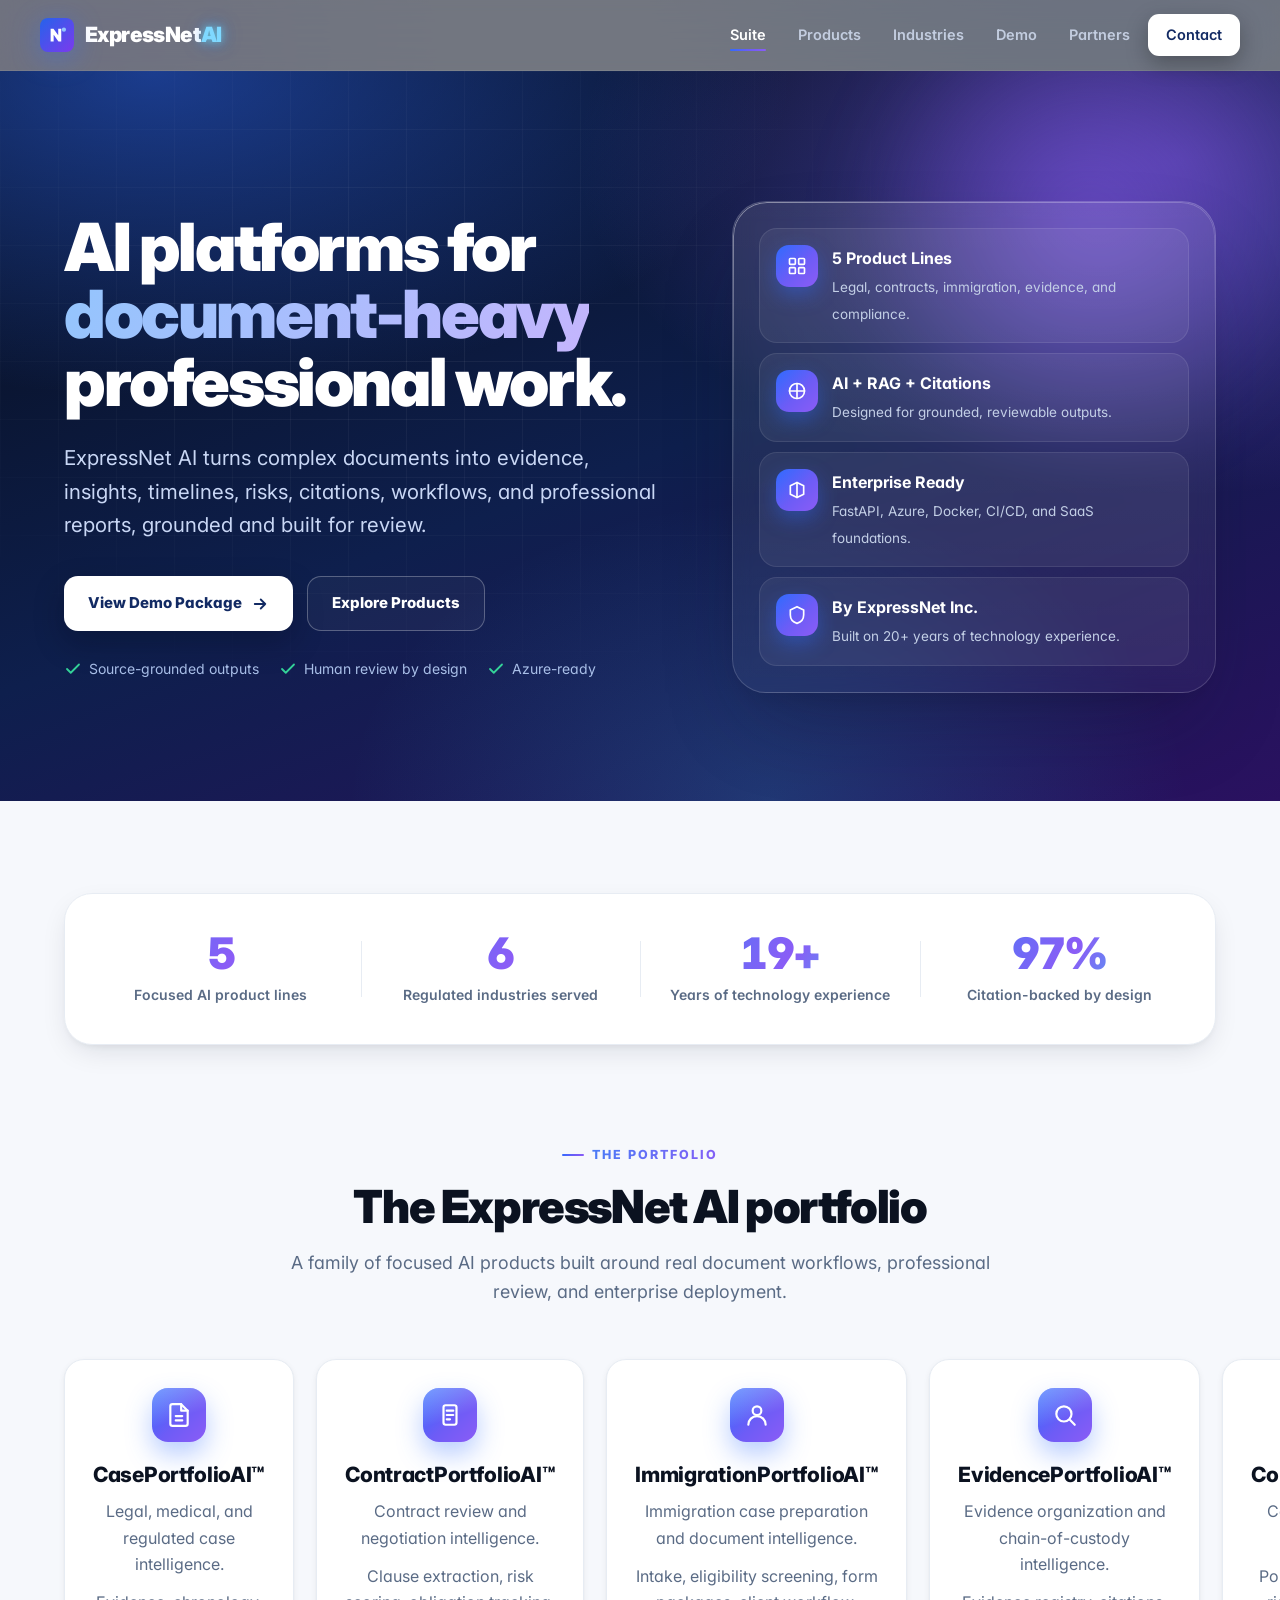
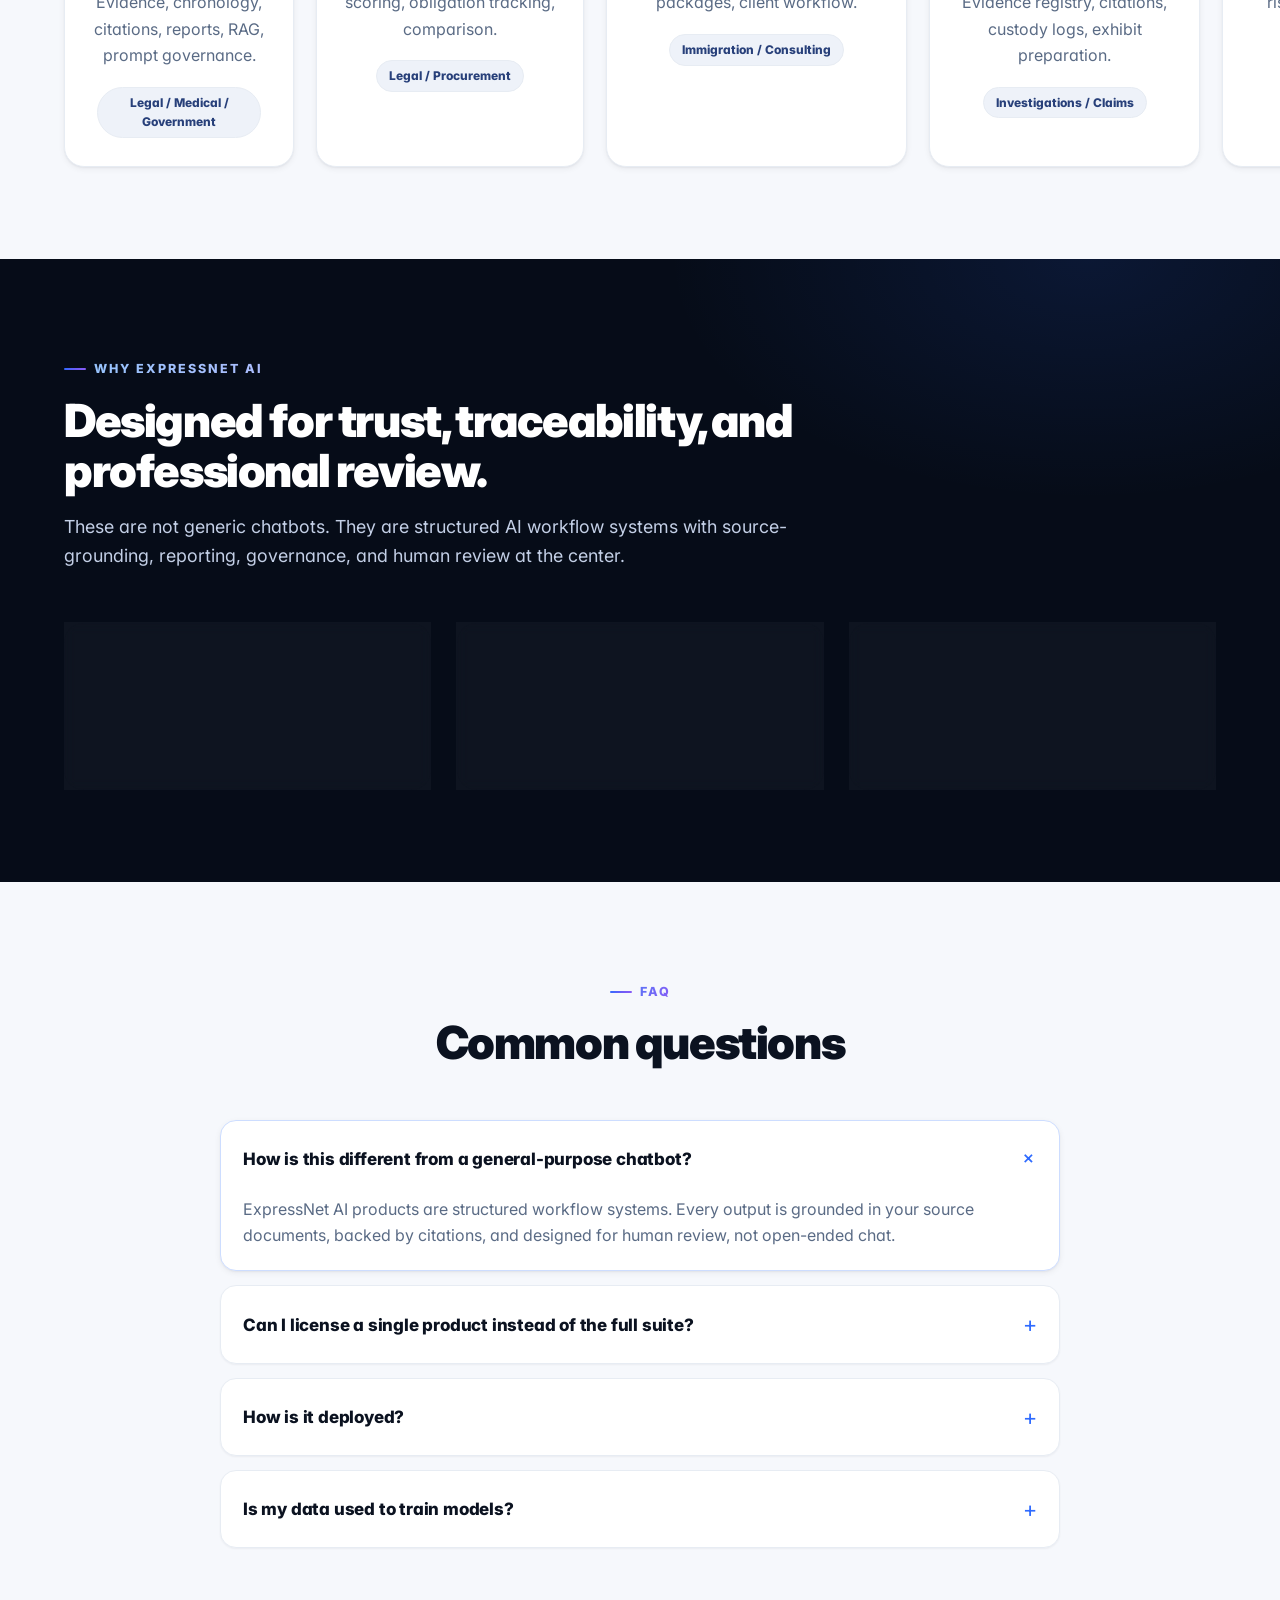
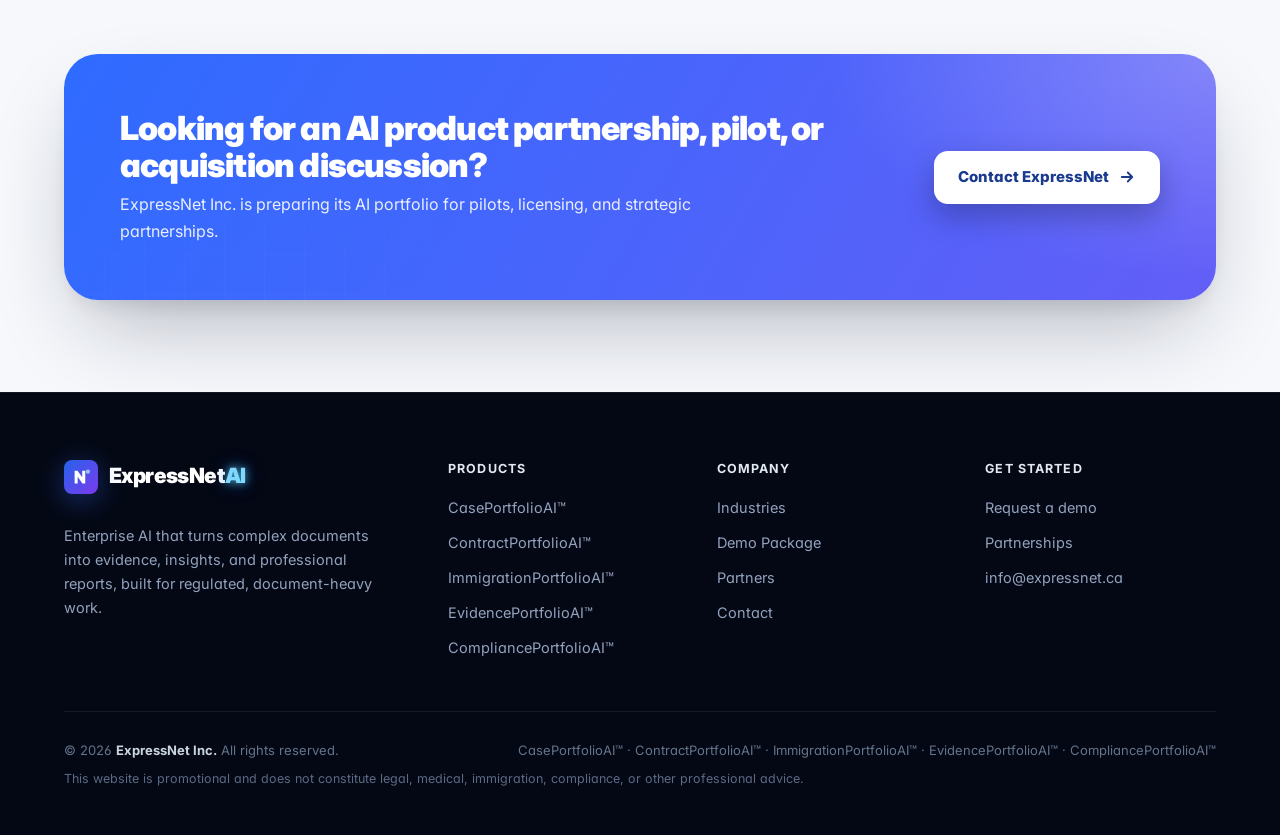
<file: index.html>
<!doctype html>
<html lang="en">
<head>
  <meta charset="utf-8">
  <meta name="viewport" content="width=device-width, initial-scale=1">
  <title>ExpressNet AI | Enterprise AI for Document-Heavy Professional Work</title>
  <meta name="description" content="ExpressNet Inc. AI Product Suite for legal, contract, immigration, evidence, and compliance intelligence. Grounded, citation-backed AI built for regulated, document-heavy workflows.">
  <link rel="canonical" href="https://www.expressnet.ca/">
  <meta name="theme-color" content="#07111f">
  <meta name="robots" content="index, follow">

  <!-- Open Graph / Social -->
  <meta property="og:type" content="website">
  <meta property="og:site_name" content="ExpressNet AI">
  <meta property="og:title" content="ExpressNet AI | Enterprise AI for Document-Heavy Professional Work">
  <meta property="og:description" content="A family of focused AI products for legal, contract, immigration, evidence, and compliance workflows, grounded, citation-backed, and enterprise-ready.">
  <meta property="og:url" content="https://www.expressnet.ca/">
  <meta property="og:image" content="https://www.expressnet.ca/assets/og-image.svg">
  <meta name="twitter:card" content="summary_large_image">
  <meta name="twitter:title" content="ExpressNet AI | Enterprise AI Product Suite">
  <meta name="twitter:description" content="Grounded, citation-backed AI for legal, contract, immigration, evidence, and compliance work.">
  <meta name="twitter:image" content="https://www.expressnet.ca/assets/og-image.svg">

  <link rel="icon" href="assets/favicon.svg" type="image/svg+xml">
  <link rel="apple-touch-icon" href="assets/favicon.svg">
  <link rel="preconnect" href="https://fonts.googleapis.com">
  <link rel="preconnect" href="https://fonts.gstatic.com" crossorigin>
  <link rel="stylesheet" href="https://fonts.googleapis.com/css2?family=Inter:wght@400;500;600;700;800;900&display=swap">
  <link rel="stylesheet" href="assets/css/styles.css?v=4">

  <script type="application/ld+json">
  {
    "@context":"https://schema.org",
    "@type":"Organization",
    "name":"ExpressNet Inc.",
    "url":"https://www.expressnet.ca/",
    "logo":"https://www.expressnet.ca/assets/favicon.svg",
    "description":"Enterprise AI product suite for legal, contract, immigration, evidence, and compliance workflows.",
    "email":"info@expressnet.ca",
    "makesOffer":[
      {"@type":"Offer","itemOffered":{"@type":"SoftwareApplication","name":"CasePortfolioAI","applicationCategory":"BusinessApplication"}},
      {"@type":"Offer","itemOffered":{"@type":"SoftwareApplication","name":"ContractPortfolioAI","applicationCategory":"BusinessApplication"}},
      {"@type":"Offer","itemOffered":{"@type":"SoftwareApplication","name":"ImmigrationPortfolioAI","applicationCategory":"BusinessApplication"}},
      {"@type":"Offer","itemOffered":{"@type":"SoftwareApplication","name":"EvidencePortfolioAI","applicationCategory":"BusinessApplication"}},
      {"@type":"Offer","itemOffered":{"@type":"SoftwareApplication","name":"CompliancePortfolioAI","applicationCategory":"BusinessApplication"}}
    ]
  }
  </script>
</head>
<body>
<a class="skip-link" href="#main">Skip to content</a>

<nav class="nav">
  <div class="container nav-inner">
    <a class="logo" href="index.html" aria-label="ExpressNet AI, home">
      <svg class="logo-mark" viewBox="0 0 64 64" xmlns="http://www.w3.org/2000/svg" aria-hidden="true"><rect width="64" height="64" rx="15" fill="url(#lgn)"/><path d="M20 44V20h5.4l8.9 12.6V20H40v24h-5.3l-9-12.7V44z" fill="#fff"/><circle cx="45" cy="22" r="4" fill="#93c5fd"/><defs><linearGradient id="lgn" x1="0" y1="0" x2="64" y2="64" gradientUnits="userSpaceOnUse"><stop offset="0" stop-color="#2563eb"/><stop offset="1" stop-color="#7c3aed"/></linearGradient></defs></svg>
      ExpressNet<span>AI</span>
    </a>
    <button class="nav-toggle" aria-label="Toggle navigation menu" aria-expanded="false" aria-controls="navLinks">
      <svg viewBox="0 0 24 24" fill="none" stroke="currentColor" stroke-width="2.2" stroke-linecap="round" aria-hidden="true"><path d="M4 7h16M4 12h16M4 17h16"/></svg>
    </button>
    <div class="nav-links" id="navLinks">
      <a href="index.html">Suite</a>
      <a href="products.html">Products</a>
      <a href="industries.html">Industries</a>
      <a href="demo.html">Demo</a>
      <a href="partners.html">Partners</a>
      <a class="nav-cta" href="contact.html">Contact</a>
    </div>
  </div>
</nav>

<main id="main">

<header class="hero">
  <div class="container hero-grid">
    <div class="reveal">
      <h1>AI platforms for <em>document-heavy</em> professional work.</h1>
      <p>ExpressNet AI turns complex documents into evidence, insights, timelines, risks, citations, workflows, and professional reports, grounded and built for review.</p>
      <div class="buttons">
        <a class="btn btn-primary" href="demo.html">View Demo Package
          <svg viewBox="0 0 24 24" fill="none" stroke="currentColor" stroke-width="2.4" stroke-linecap="round" stroke-linejoin="round"><path d="M5 12h14M13 6l6 6-6 6"/></svg>
        </a>
        <a class="btn btn-secondary" href="products.html">Explore Products</a>
      </div>
      <div class="hero-note">
        <span><svg viewBox="0 0 24 24" fill="none" stroke="#34d399" stroke-width="2.4" stroke-linecap="round" stroke-linejoin="round"><path d="M20 6 9 17l-5-5"/></svg> Source-grounded outputs</span>
        <span><svg viewBox="0 0 24 24" fill="none" stroke="#34d399" stroke-width="2.4" stroke-linecap="round" stroke-linejoin="round"><path d="M20 6 9 17l-5-5"/></svg> Human review by design</span>
        <span><svg viewBox="0 0 24 24" fill="none" stroke="#34d399" stroke-width="2.4" stroke-linecap="round" stroke-linejoin="round"><path d="M20 6 9 17l-5-5"/></svg> Azure-ready</span>
      </div>
    </div>
    <div class="hero-card reveal d2">
      <div class="mini-card">
        <span class="mc-icon"><svg viewBox="0 0 24 24" fill="none" stroke="currentColor" stroke-width="2" stroke-linecap="round" stroke-linejoin="round"><rect x="3" y="3" width="7" height="7" rx="1"/><rect x="14" y="3" width="7" height="7" rx="1"/><rect x="3" y="14" width="7" height="7" rx="1"/><rect x="14" y="14" width="7" height="7" rx="1"/></svg></span>
        <div><b>5 Product Lines</b><small>Legal, contracts, immigration, evidence, and compliance.</small></div>
      </div>
      <div class="mini-card">
        <span class="mc-icon"><svg viewBox="0 0 24 24" fill="none" stroke="currentColor" stroke-width="2" stroke-linecap="round" stroke-linejoin="round"><path d="M12 3v18M3 12h18"/><circle cx="12" cy="12" r="9"/></svg></span>
        <div><b>AI + RAG + Citations</b><small>Designed for grounded, reviewable outputs.</small></div>
      </div>
      <div class="mini-card">
        <span class="mc-icon"><svg viewBox="0 0 24 24" fill="none" stroke="currentColor" stroke-width="2" stroke-linecap="round" stroke-linejoin="round"><path d="M20 7 12 3 4 7v10l8 4 8-4z"/><path d="M12 3v18"/></svg></span>
        <div><b>Enterprise Ready</b><small>FastAPI, Azure, Docker, CI/CD, and SaaS foundations.</small></div>
      </div>
      <div class="mini-card">
        <span class="mc-icon"><svg viewBox="0 0 24 24" fill="none" stroke="currentColor" stroke-width="2" stroke-linecap="round" stroke-linejoin="round"><path d="M12 2 4 6v6c0 5 3.4 8.6 8 10 4.6-1.4 8-5 8-10V6z"/></svg></span>
        <div><b>By ExpressNet Inc.</b><small>Built on 20+ years of technology experience.</small></div>
      </div>
    </div>
  </div>
</header>

<section class="section">
  <div class="container">
    <div class="stats">
      <div class="stat reveal"><b>5</b><span>Focused AI product lines</span></div>
      <div class="stat reveal d1"><b>6</b><span>Regulated industries served</span></div>
      <div class="stat reveal d2"><b>20+</b><span>Years of technology experience</span></div>
      <div class="stat reveal d3"><b>100%</b><span>Citation-backed by design</span></div>
    </div>
  </div>
</section>

<section class="section" style="padding-top:0">
  <div class="container">
    <div class="section-head center reveal">
      <div class="eyebrow">The Portfolio</div>
      <h2>The ExpressNet AI portfolio</h2>
      <p class="lead">A family of focused AI products built around real document workflows, professional review, and enterprise deployment.</p>
    </div>
    <div class="grid-5 grid-center">

    <div class="card reveal">
      <div class="product-icon"><svg viewBox="0 0 24 24" fill="none" stroke="currentColor" stroke-width="2" stroke-linecap="round" stroke-linejoin="round"><path d="M14 2H6a2 2 0 0 0-2 2v16a2 2 0 0 0 2 2h12a2 2 0 0 0 2-2V8z"/><path d="M14 2v6h6M9 13h6M9 17h6"/></svg></div>
      <h3>CasePortfolioAI™</h3>
      <p>Legal, medical, and regulated case intelligence.</p>
      <p>Evidence, chronology, citations, reports, RAG, prompt governance.</p>
      <span class="tag">Legal / Medical / Government</span>
    </div>

    <div class="card reveal d1">
      <div class="product-icon"><svg viewBox="0 0 24 24" fill="none" stroke="currentColor" stroke-width="2" stroke-linecap="round" stroke-linejoin="round"><path d="M16 3H8a2 2 0 0 0-2 2v14a2 2 0 0 0 2 2h8a2 2 0 0 0 2-2V5a2 2 0 0 0-2-2z"/><path d="M9 8h6M9 12h6M9 16h3"/></svg></div>
      <h3>ContractPortfolioAI™</h3>
      <p>Contract review and negotiation intelligence.</p>
      <p>Clause extraction, risk scoring, obligation tracking, comparison.</p>
      <span class="tag">Legal / Procurement</span>
    </div>

    <div class="card reveal d2">
      <div class="product-icon"><svg viewBox="0 0 24 24" fill="none" stroke="currentColor" stroke-width="2" stroke-linecap="round" stroke-linejoin="round"><circle cx="12" cy="8" r="4"/><path d="M4 21a8 8 0 0 1 16 0"/></svg></div>
      <h3>ImmigrationPortfolioAI™</h3>
      <p>Immigration case preparation and document intelligence.</p>
      <p>Intake, eligibility screening, form packages, client workflow.</p>
      <span class="tag">Immigration / Consulting</span>
    </div>

    <div class="card reveal d3">
      <div class="product-icon"><svg viewBox="0 0 24 24" fill="none" stroke="currentColor" stroke-width="2" stroke-linecap="round" stroke-linejoin="round"><circle cx="11" cy="11" r="7"/><path d="m21 21-4.3-4.3"/></svg></div>
      <h3>EvidencePortfolioAI™</h3>
      <p>Evidence organization and chain-of-custody intelligence.</p>
      <p>Evidence registry, citations, custody logs, exhibit preparation.</p>
      <span class="tag">Investigations / Claims</span>
    </div>

    <div class="card reveal d4">
      <div class="product-icon"><svg viewBox="0 0 24 24" fill="none" stroke="currentColor" stroke-width="2" stroke-linecap="round" stroke-linejoin="round"><path d="M12 2 4 6v6c0 5 3.4 8.6 8 10 4.6-1.4 8-5 8-10V6z"/><path d="m9 12 2 2 4-4"/></svg></div>
      <h3>CompliancePortfolioAI™</h3>
      <p>Compliance, policy, control, and risk intelligence.</p>
      <p>Policy registry, control testing, risk scoring, audit evidence.</p>
      <span class="tag">Compliance / Audit</span>
    </div>

    </div>
  </div>
</section>

<section class="section dark">
  <div class="container">
    <div class="section-head reveal">
      <div class="eyebrow">Why ExpressNet AI</div>
      <h2>Designed for trust, traceability, and professional review.</h2>
      <p class="lead">These are not generic chatbots. They are structured AI workflow systems with source-grounding, reporting, governance, and human review at the center.</p>
    </div>
    <div class="grid-3">
      <div class="card reveal">
        <div class="feature">
          <span class="fi"><svg viewBox="0 0 24 24" fill="none" stroke="currentColor" stroke-width="2" stroke-linecap="round" stroke-linejoin="round"><path d="M14 2H6a2 2 0 0 0-2 2v16a2 2 0 0 0 2 2h12a2 2 0 0 0 2-2V8z"/><path d="M14 2v6h6"/></svg></span>
          <div><h3>Document Intelligence</h3><p>OCR-ready intake, metadata, evidence extraction, and structured records.</p></div>
        </div>
      </div>
      <div class="card reveal d1">
        <div class="feature">
          <span class="fi"><svg viewBox="0 0 24 24" fill="none" stroke="currentColor" stroke-width="2" stroke-linecap="round" stroke-linejoin="round"><path d="M4 19.5A2.5 2.5 0 0 1 6.5 17H20"/><path d="M6.5 2H20v20H6.5A2.5 2.5 0 0 1 4 19.5v-15A2.5 2.5 0 0 1 6.5 2z"/></svg></span>
          <div><h3>Prompt &amp; Citation Engine</h3><p>Prompt versioning, quote validation, citation scoring, and hallucination-risk reduction.</p></div>
        </div>
      </div>
      <div class="card reveal d2">
        <div class="feature">
          <span class="fi"><svg viewBox="0 0 24 24" fill="none" stroke="currentColor" stroke-width="2" stroke-linecap="round" stroke-linejoin="round"><path d="M18 10h-1.26A8 8 0 1 0 9 20h9a5 5 0 0 0 0-10z"/></svg></span>
          <div><h3>Enterprise Deployment</h3><p>Cloud-ready architecture with Docker, Azure Container Apps, monitoring, and SaaS concepts.</p></div>
        </div>
      </div>
    </div>
  </div>
</section>

<section class="section">
  <div class="container">
    <div class="section-head center reveal">
      <div class="eyebrow">FAQ</div>
      <h2>Common questions</h2>
    </div>
    <div class="faq reveal d1">
      <details open>
        <summary>How is this different from a general-purpose chatbot?</summary>
        <p>ExpressNet AI products are structured workflow systems. Every output is grounded in your source documents, backed by citations, and designed for human review, not open-ended chat.</p>
      </details>
      <details>
        <summary>Can I license a single product instead of the full suite?</summary>
        <p>Yes. Each product line can be licensed individually or as a bundle, with white-label and pilot options available for partners.</p>
      </details>
      <details>
        <summary>How is it deployed?</summary>
        <p>The suite is built on a cloud-ready architecture, FastAPI, Docker, and Azure Container Apps, with monitoring and SaaS foundations for enterprise deployment.</p>
      </details>
      <details>
        <summary>Is my data used to train models?</summary>
        <p>The products are designed around grounded retrieval over your own documents with governance controls. Data handling terms are agreed per engagement, contact us for specifics.</p>
      </details>
    </div>
  </div>
</section>

<section class="section" style="padding-top:0">
  <div class="container">
    <div class="cta reveal">
      <div>
        <h2>Looking for an AI product partnership, pilot, or acquisition discussion?</h2>
        <p>ExpressNet Inc. is preparing its AI portfolio for pilots, licensing, and strategic partnerships.</p>
      </div>
      <a class="btn btn-primary" href="contact.html">Contact ExpressNet
        <svg viewBox="0 0 24 24" fill="none" stroke="currentColor" stroke-width="2.4" stroke-linecap="round" stroke-linejoin="round"><path d="M5 12h14M13 6l6 6-6 6"/></svg>
      </a>
    </div>
  </div>
</section>

</main>

<footer class="footer">
  <div class="container">
    <div class="footer-grid">
      <div>
        <a class="logo" href="index.html" aria-label="ExpressNet AI, home">
          <svg class="logo-mark" viewBox="0 0 64 64" xmlns="http://www.w3.org/2000/svg" aria-hidden="true"><rect width="64" height="64" rx="15" fill="url(#lgf)"/><path d="M20 44V20h5.4l8.9 12.6V20H40v24h-5.3l-9-12.7V44z" fill="#fff"/><circle cx="45" cy="22" r="4" fill="#93c5fd"/><defs><linearGradient id="lgf" x1="0" y1="0" x2="64" y2="64" gradientUnits="userSpaceOnUse"><stop offset="0" stop-color="#2563eb"/><stop offset="1" stop-color="#7c3aed"/></linearGradient></defs></svg>
          ExpressNet<span>AI</span>
        </a>
        <p class="footer-desc">Enterprise AI that turns complex documents into evidence, insights, and professional reports, built for regulated, document-heavy work.</p>
      </div>
      <div>
        <h4>Products</h4>
        <ul>
          <li><a href="products.html">CasePortfolioAI™</a></li>
          <li><a href="products.html">ContractPortfolioAI™</a></li>
          <li><a href="products.html">ImmigrationPortfolioAI™</a></li>
          <li><a href="products.html">EvidencePortfolioAI™</a></li>
          <li><a href="products.html">CompliancePortfolioAI™</a></li>
        </ul>
      </div>
      <div>
        <h4>Company</h4>
        <ul>
          <li><a href="industries.html">Industries</a></li>
          <li><a href="demo.html">Demo Package</a></li>
          <li><a href="partners.html">Partners</a></li>
          <li><a href="contact.html">Contact</a></li>
        </ul>
      </div>
      <div>
        <h4>Get started</h4>
        <ul>
          <li><a href="demo.html">Request a demo</a></li>
          <li><a href="partners.html">Partnerships</a></li>
          <li><a href="mailto:info@expressnet.ca">info@expressnet.ca</a></li>
        </ul>
      </div>
    </div>
    <div class="footer-bottom">
      <span>© <span data-year></span> <b>ExpressNet Inc.</b> All rights reserved.</span>
      <span>CasePortfolioAI™ · ContractPortfolioAI™ · ImmigrationPortfolioAI™ · EvidencePortfolioAI™ · CompliancePortfolioAI™</span>
    </div>
    <p class="trademark">This website is promotional and does not constitute legal, medical, immigration, compliance, or other professional advice.</p>
  </div>
</footer>

<script src="assets/js/main.js?v=4"></script>
</body>
</html>
</file>
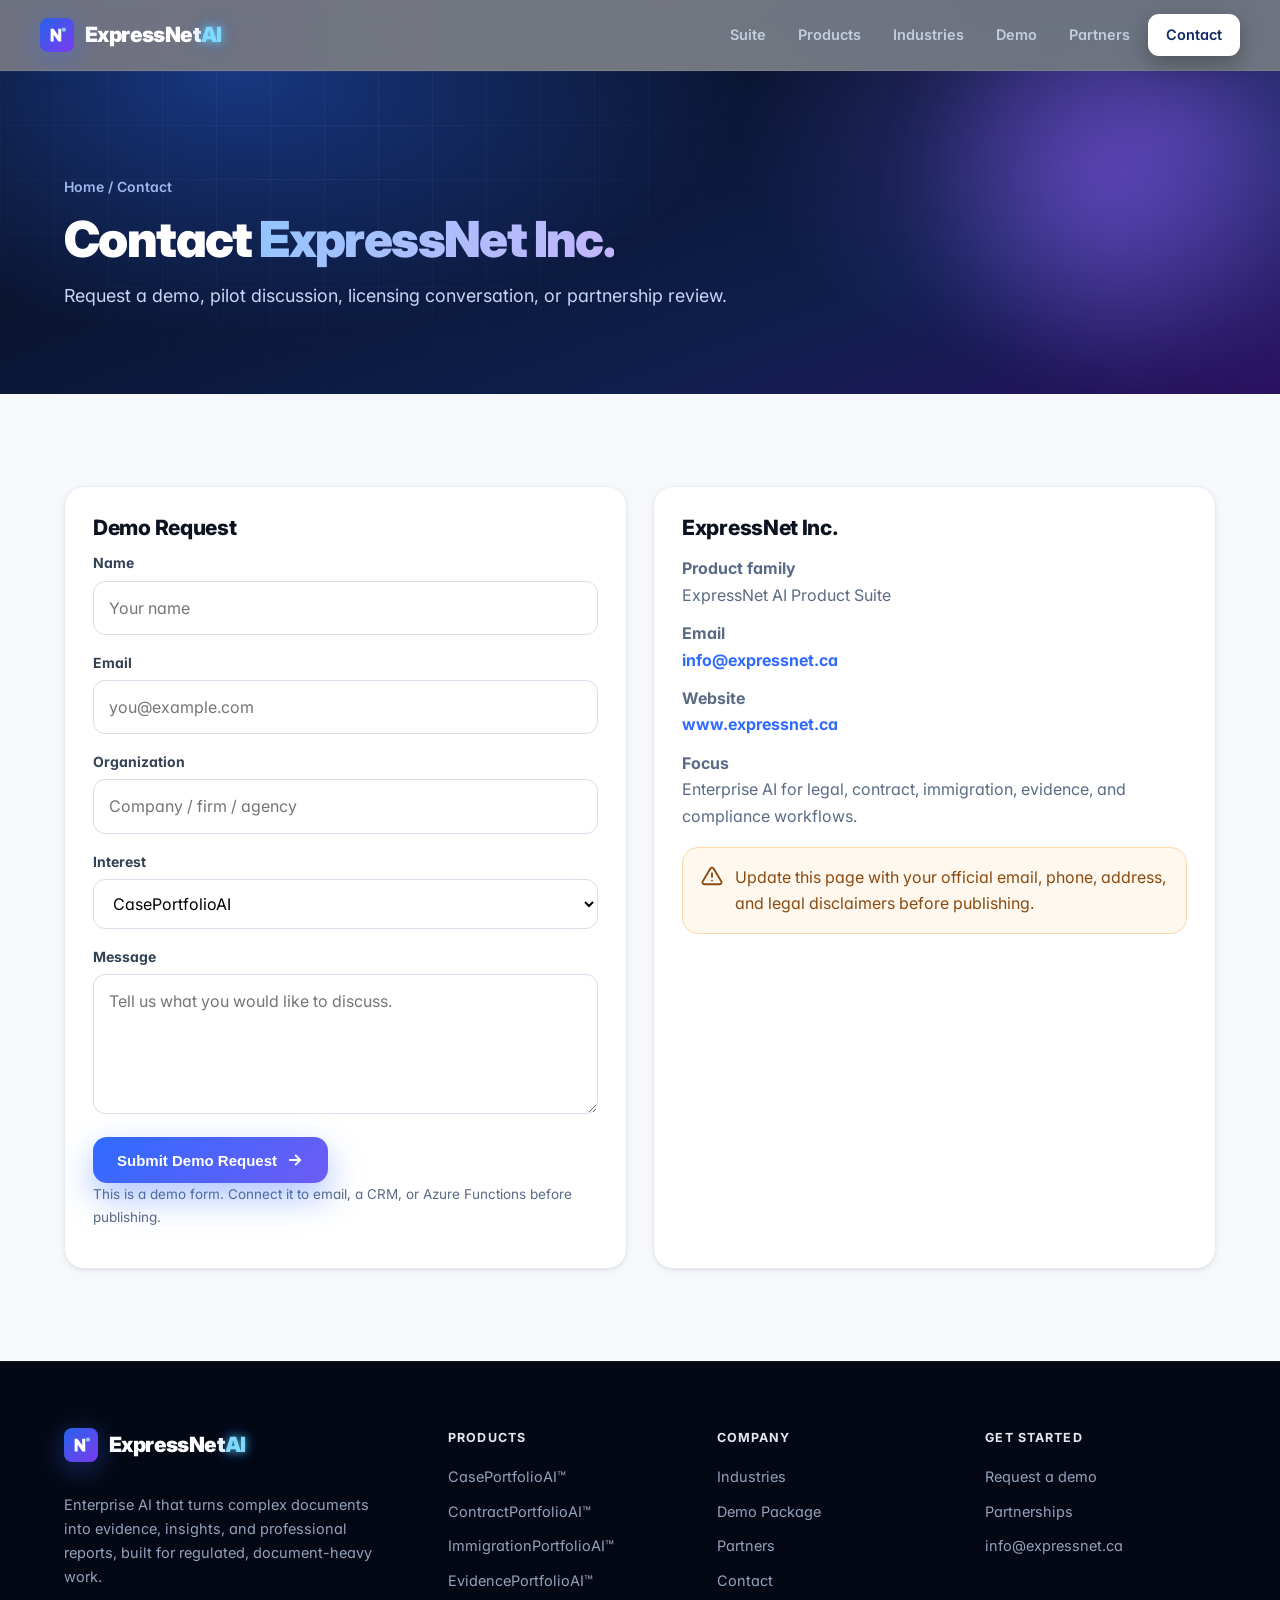
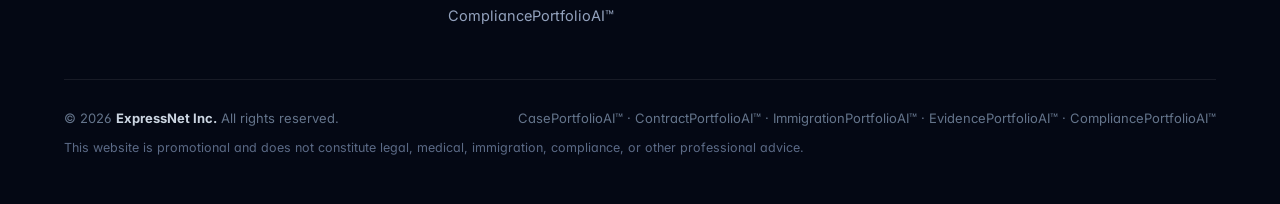
<file: contact.html>
<!doctype html>
<html lang="en">
<head>
  <meta charset="utf-8">
  <meta name="viewport" content="width=device-width, initial-scale=1">
  <title>Contact | ExpressNet AI Product Suite</title>
  <meta name="description" content="Contact ExpressNet Inc. to request a demo, discuss a pilot, explore licensing, or start a partnership conversation about the AI product suite.">
  <link rel="canonical" href="https://www.expressnet.ca/contact.html">
  <meta name="theme-color" content="#07111f">
  <meta property="og:type" content="website">
  <meta property="og:site_name" content="ExpressNet AI">
  <meta property="og:title" content="Contact | ExpressNet AI Product Suite">
  <meta property="og:description" content="Request a demo, pilot discussion, licensing conversation, or partnership review.">
  <meta property="og:url" content="https://www.expressnet.ca/contact.html">
  <meta property="og:image" content="https://www.expressnet.ca/assets/og-image.svg">
  <meta name="twitter:card" content="summary_large_image">
  <meta name="twitter:image" content="https://www.expressnet.ca/assets/og-image.svg">
  <link rel="icon" href="assets/favicon.svg" type="image/svg+xml">
  <link rel="apple-touch-icon" href="assets/favicon.svg">
  <link rel="preconnect" href="https://fonts.googleapis.com">
  <link rel="preconnect" href="https://fonts.gstatic.com" crossorigin>
  <link rel="stylesheet" href="https://fonts.googleapis.com/css2?family=Inter:wght@400;500;600;700;800;900&display=swap">
  <link rel="stylesheet" href="assets/css/styles.css?v=4">
</head>
<body>
<a class="skip-link" href="#main">Skip to content</a>

<nav class="nav">
  <div class="container nav-inner">
    <a class="logo" href="index.html" aria-label="ExpressNet AI, home">
      <svg class="logo-mark" viewBox="0 0 64 64" xmlns="http://www.w3.org/2000/svg" aria-hidden="true"><rect width="64" height="64" rx="15" fill="url(#lgn)"/><path d="M20 44V20h5.4l8.9 12.6V20H40v24h-5.3l-9-12.7V44z" fill="#fff"/><circle cx="45" cy="22" r="4" fill="#93c5fd"/><defs><linearGradient id="lgn" x1="0" y1="0" x2="64" y2="64" gradientUnits="userSpaceOnUse"><stop offset="0" stop-color="#2563eb"/><stop offset="1" stop-color="#7c3aed"/></linearGradient></defs></svg>
      ExpressNet<span>AI</span>
    </a>
    <button class="nav-toggle" aria-label="Toggle navigation menu" aria-expanded="false" aria-controls="navLinks">
      <svg viewBox="0 0 24 24" fill="none" stroke="currentColor" stroke-width="2.2" stroke-linecap="round" aria-hidden="true"><path d="M4 7h16M4 12h16M4 17h16"/></svg>
    </button>
    <div class="nav-links" id="navLinks">
      <a href="index.html">Suite</a>
      <a href="products.html">Products</a>
      <a href="industries.html">Industries</a>
      <a href="demo.html">Demo</a>
      <a href="partners.html">Partners</a>
      <a class="nav-cta" href="contact.html">Contact</a>
    </div>
  </div>
</nav>

<main id="main">

<header class="page-hero">
  <div class="container">
    <div class="crumb"><a href="index.html">Home</a> / Contact</div>
    <h1>Contact <span class="hl">ExpressNet Inc.</span></h1>
    <p>Request a demo, pilot discussion, licensing conversation, or partnership review.</p>
  </div>
</header>

<section class="section">
  <div class="container">
    <div class="grid-2">
      <div class="card reveal">
        <h3>Demo Request</h3>
        <form id="contactForm" novalidate>
          <label for="name">Name</label>
          <input id="name" name="name" placeholder="Your name" autocomplete="name" required>
          <label for="email">Email</label>
          <input id="email" name="email" type="email" placeholder="you@example.com" autocomplete="email" required>
          <label for="org">Organization</label>
          <input id="org" name="organization" placeholder="Company / firm / agency" autocomplete="organization">
          <label for="interest">Interest</label>
          <select id="interest" name="interest">
            <option>CasePortfolioAI</option>
            <option>ContractPortfolioAI</option>
            <option>ImmigrationPortfolioAI</option>
            <option>EvidencePortfolioAI</option>
            <option>CompliancePortfolioAI</option>
            <option>Full ExpressNet AI Suite</option>
          </select>
          <label for="message">Message</label>
          <textarea id="message" name="message" placeholder="Tell us what you would like to discuss."></textarea>
          <button class="btn btn-brand" type="submit">Submit Demo Request
            <svg viewBox="0 0 24 24" fill="none" stroke="currentColor" stroke-width="2.4" stroke-linecap="round" stroke-linejoin="round"><path d="M5 12h14M13 6l6 6-6 6"/></svg>
          </button>
          <p class="form-note">This is a demo form. Connect it to email, a CRM, or Azure Functions before publishing.</p>
          <div class="form-status" role="status" aria-live="polite"></div>
        </form>
      </div>
      <div class="card reveal d1">
        <h3>ExpressNet Inc.</h3>
        <p style="margin-top:14px"><b>Product family</b><br>ExpressNet AI Product Suite</p>
        <p><b>Email</b><br><a href="mailto:info@expressnet.ca" style="color:var(--blue);font-weight:700">info@expressnet.ca</a></p>
        <p><b>Website</b><br><a href="https://www.expressnet.ca" style="color:var(--blue);font-weight:700">www.expressnet.ca</a></p>
        <p><b>Focus</b><br>Enterprise AI for legal, contract, immigration, evidence, and compliance workflows.</p>
        <div class="notice" style="margin-top:18px">
          <svg viewBox="0 0 24 24" fill="none" stroke="currentColor" stroke-width="2" stroke-linecap="round" stroke-linejoin="round"><path d="M12 9v4M12 17h.01M10.3 3.9 1.8 18a2 2 0 0 0 1.7 3h17a2 2 0 0 0 1.7-3L13.7 3.9a2 2 0 0 0-3.4 0z"/></svg>
          <span>Update this page with your official email, phone, address, and legal disclaimers before publishing.</span>
        </div>
      </div>
    </div>
  </div>
</section>

</main>

<footer class="footer">
  <div class="container">
    <div class="footer-grid">
      <div>
        <a class="logo" href="index.html" aria-label="ExpressNet AI, home">
          <svg class="logo-mark" viewBox="0 0 64 64" xmlns="http://www.w3.org/2000/svg" aria-hidden="true"><rect width="64" height="64" rx="15" fill="url(#lgf)"/><path d="M20 44V20h5.4l8.9 12.6V20H40v24h-5.3l-9-12.7V44z" fill="#fff"/><circle cx="45" cy="22" r="4" fill="#93c5fd"/><defs><linearGradient id="lgf" x1="0" y1="0" x2="64" y2="64" gradientUnits="userSpaceOnUse"><stop offset="0" stop-color="#2563eb"/><stop offset="1" stop-color="#7c3aed"/></linearGradient></defs></svg>
          ExpressNet<span>AI</span>
        </a>
        <p class="footer-desc">Enterprise AI that turns complex documents into evidence, insights, and professional reports, built for regulated, document-heavy work.</p>
      </div>
      <div>
        <h4>Products</h4>
        <ul>
          <li><a href="products.html">CasePortfolioAI™</a></li>
          <li><a href="products.html">ContractPortfolioAI™</a></li>
          <li><a href="products.html">ImmigrationPortfolioAI™</a></li>
          <li><a href="products.html">EvidencePortfolioAI™</a></li>
          <li><a href="products.html">CompliancePortfolioAI™</a></li>
        </ul>
      </div>
      <div>
        <h4>Company</h4>
        <ul>
          <li><a href="industries.html">Industries</a></li>
          <li><a href="demo.html">Demo Package</a></li>
          <li><a href="partners.html">Partners</a></li>
          <li><a href="contact.html">Contact</a></li>
        </ul>
      </div>
      <div>
        <h4>Get started</h4>
        <ul>
          <li><a href="demo.html">Request a demo</a></li>
          <li><a href="partners.html">Partnerships</a></li>
          <li><a href="mailto:info@expressnet.ca">info@expressnet.ca</a></li>
        </ul>
      </div>
    </div>
    <div class="footer-bottom">
      <span>© <span data-year></span> <b>ExpressNet Inc.</b> All rights reserved.</span>
      <span>CasePortfolioAI™ · ContractPortfolioAI™ · ImmigrationPortfolioAI™ · EvidencePortfolioAI™ · CompliancePortfolioAI™</span>
    </div>
    <p class="trademark">This website is promotional and does not constitute legal, medical, immigration, compliance, or other professional advice.</p>
  </div>
</footer>

<script src="assets/js/main.js?v=4"></script>
</body>
</html>
</file>
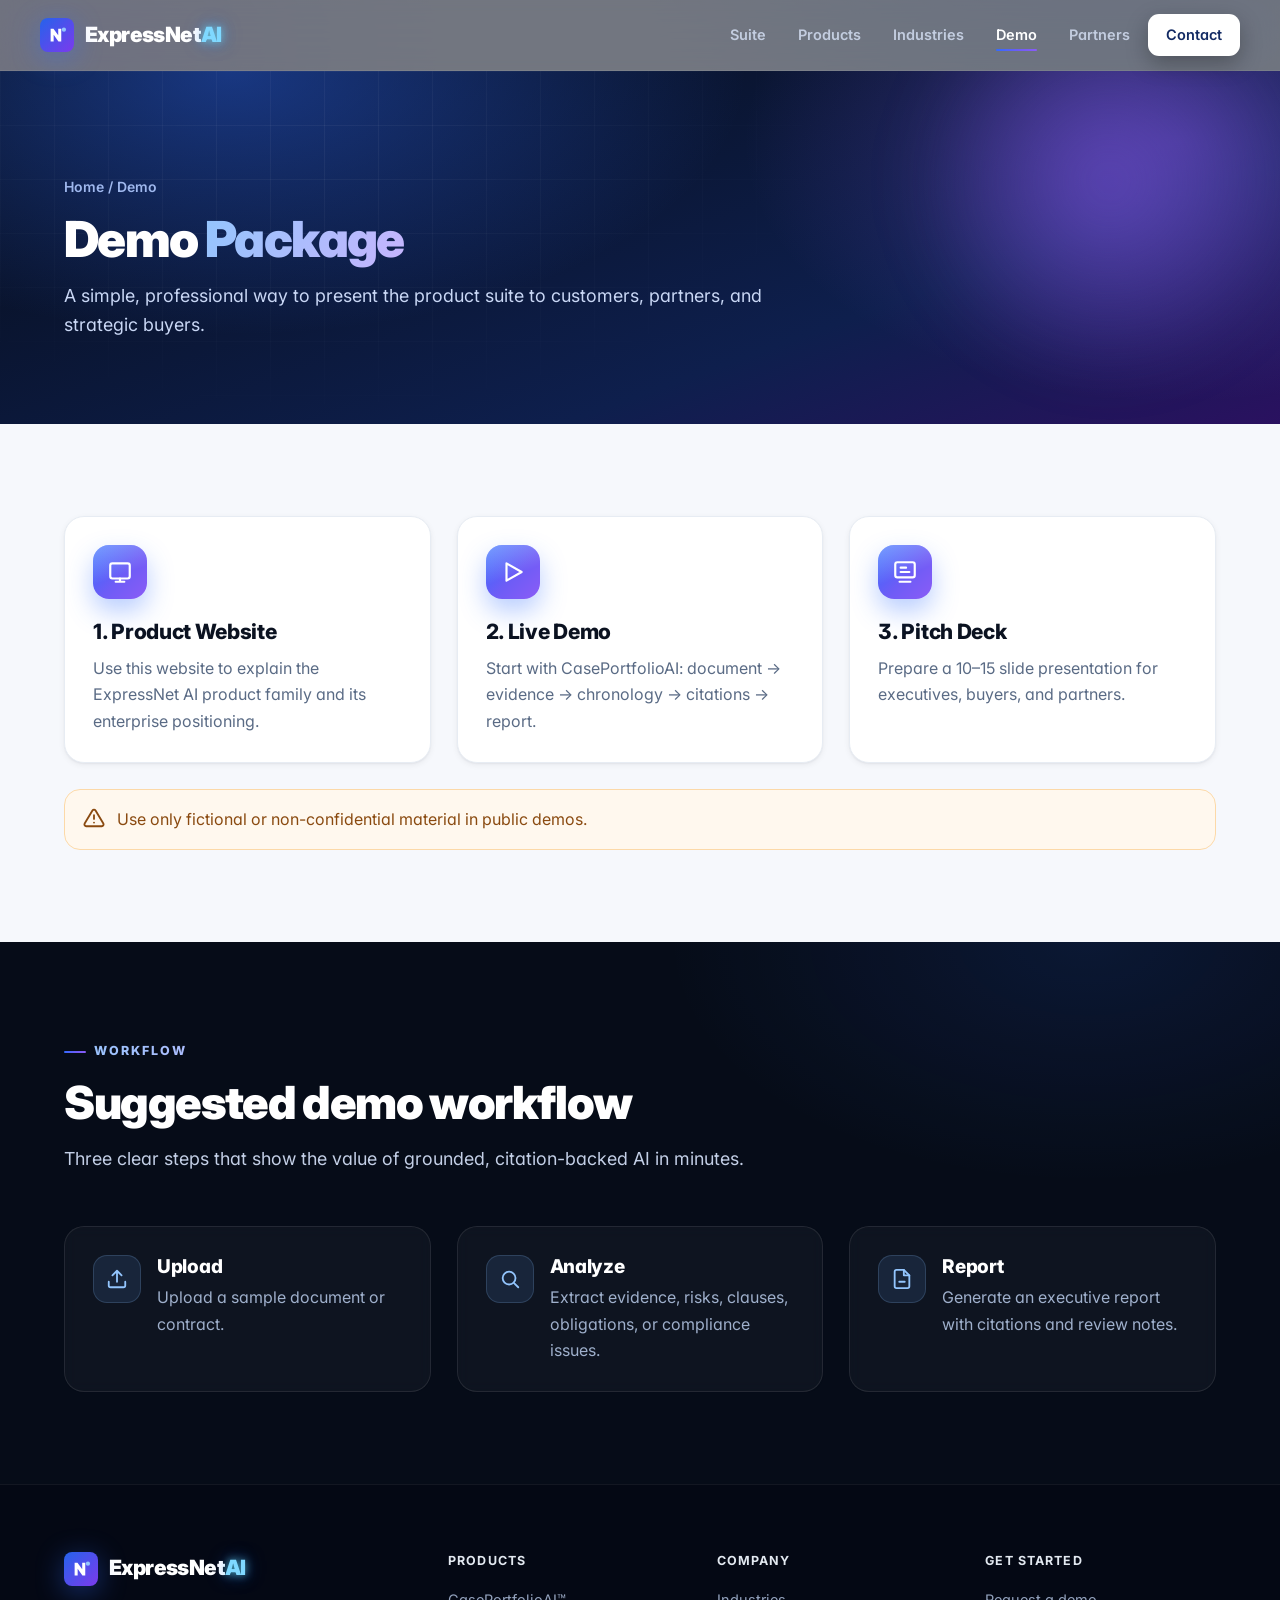
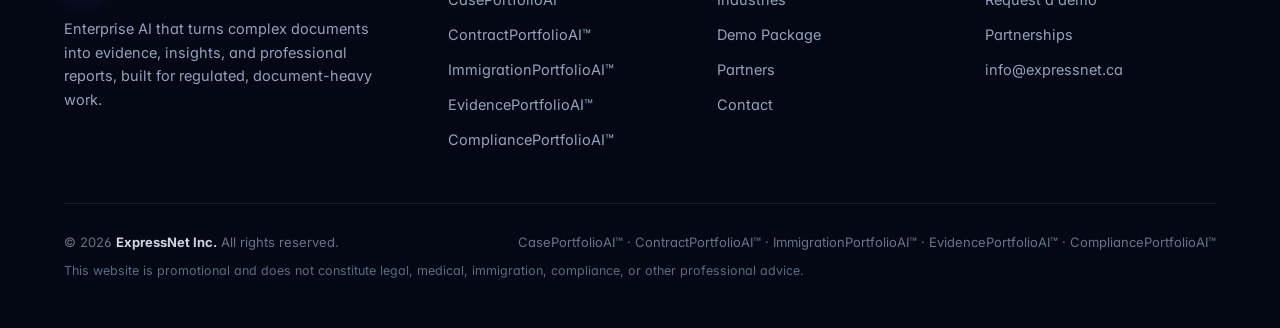
<file: demo.html>
<!doctype html>
<html lang="en">
<head>
  <meta charset="utf-8">
  <meta name="viewport" content="width=device-width, initial-scale=1">
  <title>Demo Package | ExpressNet AI Product Suite</title>
  <meta name="description" content="A simple, professional way to present the ExpressNet AI product suite to customers, partners, and strategic buyers, website, live demo, and pitch deck.">
  <link rel="canonical" href="https://www.expressnet.ca/demo.html">
  <meta name="theme-color" content="#07111f">
  <meta property="og:type" content="website">
  <meta property="og:site_name" content="ExpressNet AI">
  <meta property="og:title" content="Demo Package | ExpressNet AI Product Suite">
  <meta property="og:description" content="Present the ExpressNet AI product family to customers, partners, and strategic buyers.">
  <meta property="og:url" content="https://www.expressnet.ca/demo.html">
  <meta property="og:image" content="https://www.expressnet.ca/assets/og-image.svg">
  <meta name="twitter:card" content="summary_large_image">
  <meta name="twitter:image" content="https://www.expressnet.ca/assets/og-image.svg">
  <link rel="icon" href="assets/favicon.svg" type="image/svg+xml">
  <link rel="apple-touch-icon" href="assets/favicon.svg">
  <link rel="preconnect" href="https://fonts.googleapis.com">
  <link rel="preconnect" href="https://fonts.gstatic.com" crossorigin>
  <link rel="stylesheet" href="https://fonts.googleapis.com/css2?family=Inter:wght@400;500;600;700;800;900&display=swap">
  <link rel="stylesheet" href="assets/css/styles.css?v=4">
</head>
<body>
<a class="skip-link" href="#main">Skip to content</a>

<nav class="nav">
  <div class="container nav-inner">
    <a class="logo" href="index.html" aria-label="ExpressNet AI, home">
      <svg class="logo-mark" viewBox="0 0 64 64" xmlns="http://www.w3.org/2000/svg" aria-hidden="true"><rect width="64" height="64" rx="15" fill="url(#lgn)"/><path d="M20 44V20h5.4l8.9 12.6V20H40v24h-5.3l-9-12.7V44z" fill="#fff"/><circle cx="45" cy="22" r="4" fill="#93c5fd"/><defs><linearGradient id="lgn" x1="0" y1="0" x2="64" y2="64" gradientUnits="userSpaceOnUse"><stop offset="0" stop-color="#2563eb"/><stop offset="1" stop-color="#7c3aed"/></linearGradient></defs></svg>
      ExpressNet<span>AI</span>
    </a>
    <button class="nav-toggle" aria-label="Toggle navigation menu" aria-expanded="false" aria-controls="navLinks">
      <svg viewBox="0 0 24 24" fill="none" stroke="currentColor" stroke-width="2.2" stroke-linecap="round" aria-hidden="true"><path d="M4 7h16M4 12h16M4 17h16"/></svg>
    </button>
    <div class="nav-links" id="navLinks">
      <a href="index.html">Suite</a>
      <a href="products.html">Products</a>
      <a href="industries.html">Industries</a>
      <a href="demo.html">Demo</a>
      <a href="partners.html">Partners</a>
      <a class="nav-cta" href="contact.html">Contact</a>
    </div>
  </div>
</nav>

<main id="main">

<header class="page-hero">
  <div class="container">
    <div class="crumb"><a href="index.html">Home</a> / Demo</div>
    <h1>Demo <span class="hl">Package</span></h1>
    <p>A simple, professional way to present the product suite to customers, partners, and strategic buyers.</p>
  </div>
</header>

<section class="section">
  <div class="container">
    <div class="grid-3">
      <div class="card reveal">
        <div class="product-icon"><svg viewBox="0 0 24 24" fill="none" stroke="currentColor" stroke-width="2" stroke-linecap="round" stroke-linejoin="round"><rect x="3" y="4" width="18" height="14" rx="2"/><path d="M8 21h8M12 18v3"/></svg></div>
        <h3>1. Product Website</h3>
        <p>Use this website to explain the ExpressNet AI product family and its enterprise positioning.</p>
      </div>
      <div class="card reveal d1">
        <div class="product-icon"><svg viewBox="0 0 24 24" fill="none" stroke="currentColor" stroke-width="2" stroke-linecap="round" stroke-linejoin="round"><polygon points="6 4 20 12 6 20 6 4"/></svg></div>
        <h3>2. Live Demo</h3>
        <p>Start with CasePortfolioAI: document → evidence → chronology → citations → report.</p>
      </div>
      <div class="card reveal d2">
        <div class="product-icon"><svg viewBox="0 0 24 24" fill="none" stroke="currentColor" stroke-width="2" stroke-linecap="round" stroke-linejoin="round"><rect x="3" y="3" width="18" height="14" rx="2"/><path d="M7 21h10M8 8h5M8 12h8"/></svg></div>
        <h3>3. Pitch Deck</h3>
        <p>Prepare a 10–15 slide presentation for executives, buyers, and partners.</p>
      </div>
    </div>
    <div class="notice reveal" style="margin-top:26px">
      <svg viewBox="0 0 24 24" fill="none" stroke="currentColor" stroke-width="2" stroke-linecap="round" stroke-linejoin="round"><path d="M12 9v4M12 17h.01M10.3 3.9 1.8 18a2 2 0 0 0 1.7 3h17a2 2 0 0 0 1.7-3L13.7 3.9a2 2 0 0 0-3.4 0z"/></svg>
      <span>Use only fictional or non-confidential material in public demos.</span>
    </div>
  </div>
</section>

<section class="section dark">
  <div class="container">
    <div class="section-head reveal">
      <div class="eyebrow">Workflow</div>
      <h2>Suggested demo workflow</h2>
      <p class="lead">Three clear steps that show the value of grounded, citation-backed AI in minutes.</p>
    </div>
    <div class="grid-3">
      <div class="card reveal">
        <div class="feature">
          <span class="fi"><svg viewBox="0 0 24 24" fill="none" stroke="currentColor" stroke-width="2" stroke-linecap="round" stroke-linejoin="round"><path d="M21 15v4a2 2 0 0 1-2 2H5a2 2 0 0 1-2-2v-4"/><path d="M17 8l-5-5-5 5M12 3v12"/></svg></span>
          <div><h3>Upload</h3><p>Upload a sample document or contract.</p></div>
        </div>
      </div>
      <div class="card reveal d1">
        <div class="feature">
          <span class="fi"><svg viewBox="0 0 24 24" fill="none" stroke="currentColor" stroke-width="2" stroke-linecap="round" stroke-linejoin="round"><circle cx="11" cy="11" r="7"/><path d="m21 21-4.3-4.3"/></svg></span>
          <div><h3>Analyze</h3><p>Extract evidence, risks, clauses, obligations, or compliance issues.</p></div>
        </div>
      </div>
      <div class="card reveal d2">
        <div class="feature">
          <span class="fi"><svg viewBox="0 0 24 24" fill="none" stroke="currentColor" stroke-width="2" stroke-linecap="round" stroke-linejoin="round"><path d="M14 2H6a2 2 0 0 0-2 2v16a2 2 0 0 0 2 2h12a2 2 0 0 0 2-2V8z"/><path d="M14 2v6h6M9 15h6"/></svg></span>
          <div><h3>Report</h3><p>Generate an executive report with citations and review notes.</p></div>
        </div>
      </div>
    </div>
  </div>
</section>

</main>

<footer class="footer">
  <div class="container">
    <div class="footer-grid">
      <div>
        <a class="logo" href="index.html" aria-label="ExpressNet AI, home">
          <svg class="logo-mark" viewBox="0 0 64 64" xmlns="http://www.w3.org/2000/svg" aria-hidden="true"><rect width="64" height="64" rx="15" fill="url(#lgf)"/><path d="M20 44V20h5.4l8.9 12.6V20H40v24h-5.3l-9-12.7V44z" fill="#fff"/><circle cx="45" cy="22" r="4" fill="#93c5fd"/><defs><linearGradient id="lgf" x1="0" y1="0" x2="64" y2="64" gradientUnits="userSpaceOnUse"><stop offset="0" stop-color="#2563eb"/><stop offset="1" stop-color="#7c3aed"/></linearGradient></defs></svg>
          ExpressNet<span>AI</span>
        </a>
        <p class="footer-desc">Enterprise AI that turns complex documents into evidence, insights, and professional reports, built for regulated, document-heavy work.</p>
      </div>
      <div>
        <h4>Products</h4>
        <ul>
          <li><a href="products.html">CasePortfolioAI™</a></li>
          <li><a href="products.html">ContractPortfolioAI™</a></li>
          <li><a href="products.html">ImmigrationPortfolioAI™</a></li>
          <li><a href="products.html">EvidencePortfolioAI™</a></li>
          <li><a href="products.html">CompliancePortfolioAI™</a></li>
        </ul>
      </div>
      <div>
        <h4>Company</h4>
        <ul>
          <li><a href="industries.html">Industries</a></li>
          <li><a href="demo.html">Demo Package</a></li>
          <li><a href="partners.html">Partners</a></li>
          <li><a href="contact.html">Contact</a></li>
        </ul>
      </div>
      <div>
        <h4>Get started</h4>
        <ul>
          <li><a href="demo.html">Request a demo</a></li>
          <li><a href="partners.html">Partnerships</a></li>
          <li><a href="mailto:info@expressnet.ca">info@expressnet.ca</a></li>
        </ul>
      </div>
    </div>
    <div class="footer-bottom">
      <span>© <span data-year></span> <b>ExpressNet Inc.</b> All rights reserved.</span>
      <span>CasePortfolioAI™ · ContractPortfolioAI™ · ImmigrationPortfolioAI™ · EvidencePortfolioAI™ · CompliancePortfolioAI™</span>
    </div>
    <p class="trademark">This website is promotional and does not constitute legal, medical, immigration, compliance, or other professional advice.</p>
  </div>
</footer>

<script src="assets/js/main.js?v=4"></script>
</body>
</html>
</file>
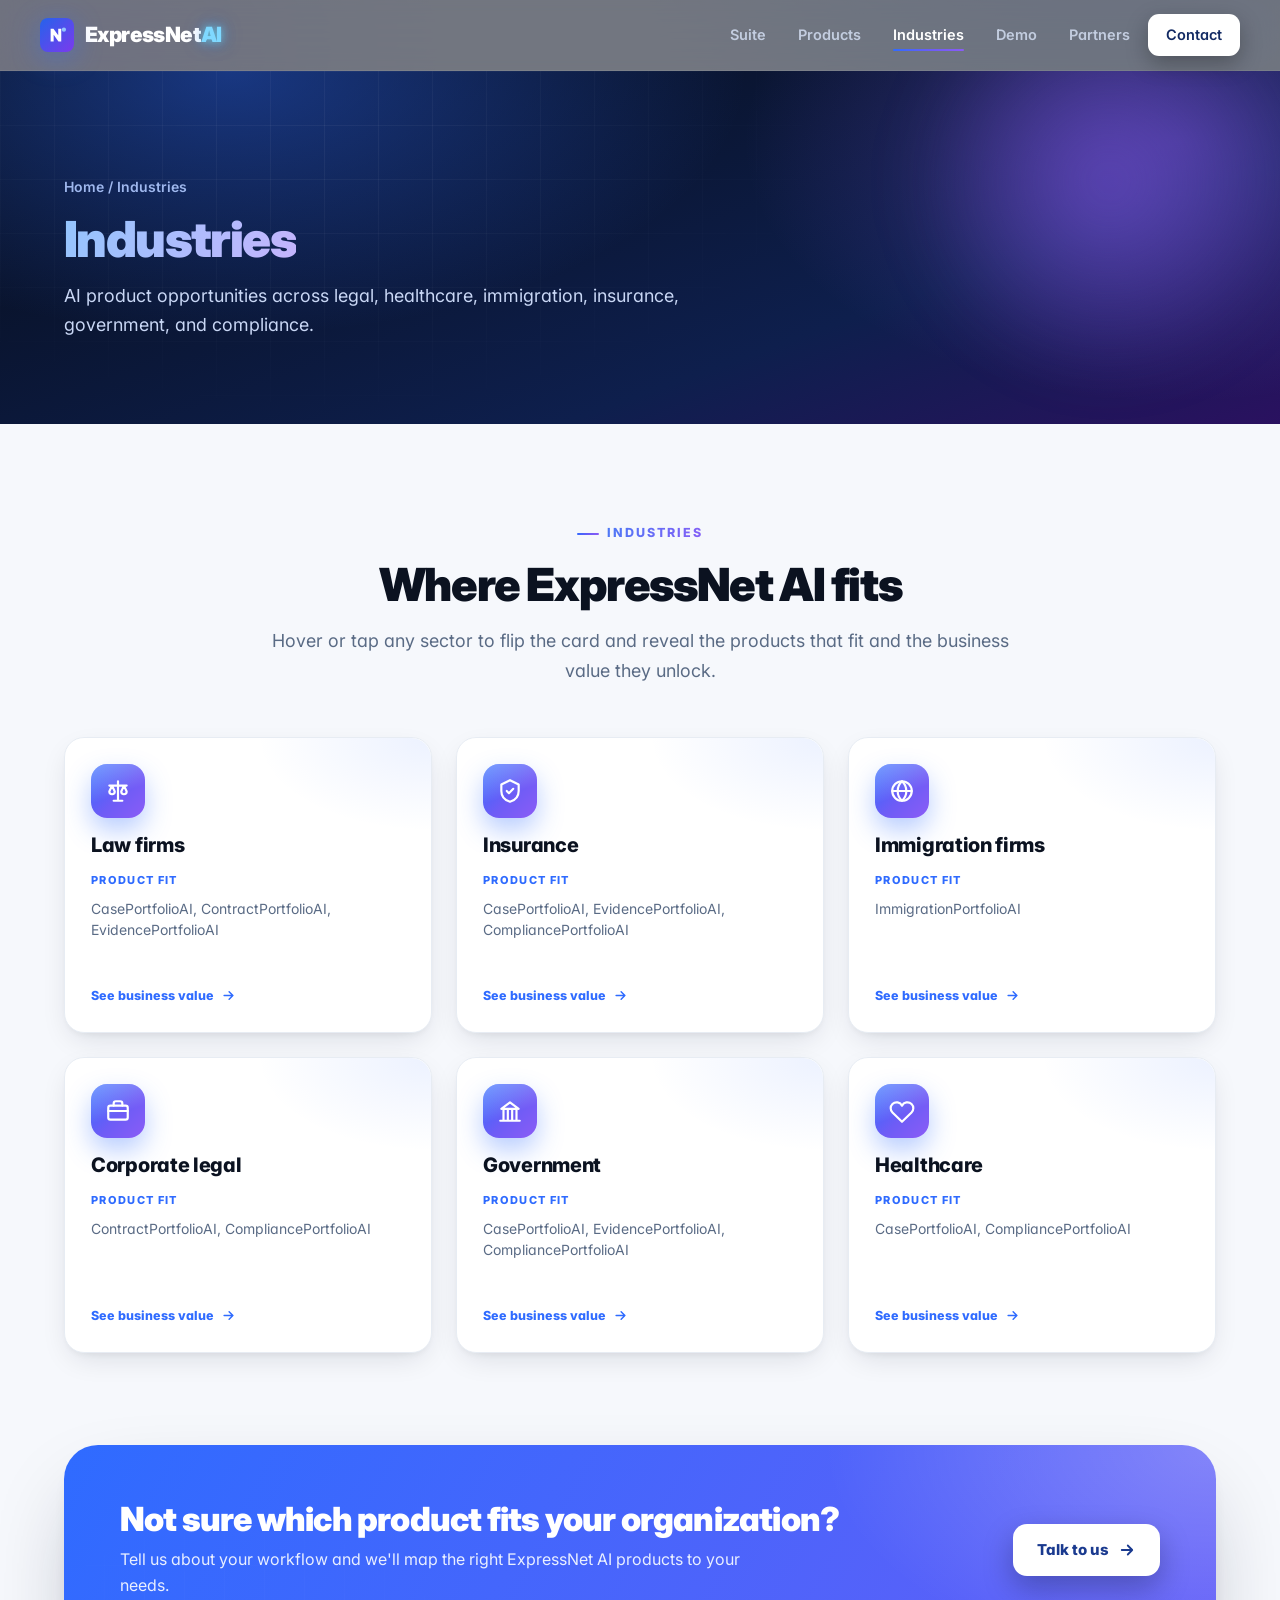
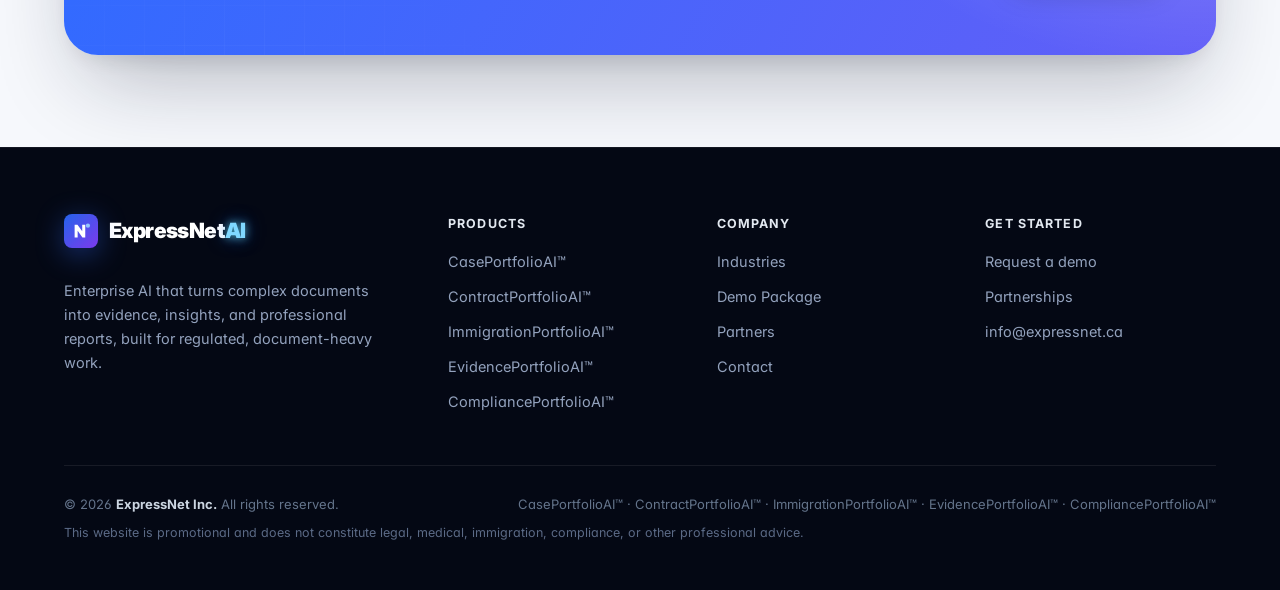
<file: industries.html>
<!doctype html>
<html lang="en">
<head>
  <meta charset="utf-8">
  <meta name="viewport" content="width=device-width, initial-scale=1">
  <title>Industries | ExpressNet AI Product Suite</title>
  <meta name="description" content="AI product opportunities across law firms, insurance, immigration, corporate legal, government, and healthcare, mapped to the ExpressNet AI product suite.">
  <link rel="canonical" href="https://www.expressnet.ca/industries.html">
  <meta name="theme-color" content="#07111f">
  <meta property="og:type" content="website">
  <meta property="og:site_name" content="ExpressNet AI">
  <meta property="og:title" content="Industries | ExpressNet AI Product Suite">
  <meta property="og:description" content="AI product opportunities across legal, healthcare, immigration, insurance, government, and compliance.">
  <meta property="og:url" content="https://www.expressnet.ca/industries.html">
  <meta property="og:image" content="https://www.expressnet.ca/assets/og-image.svg">
  <meta name="twitter:card" content="summary_large_image">
  <meta name="twitter:image" content="https://www.expressnet.ca/assets/og-image.svg">
  <link rel="icon" href="assets/favicon.svg" type="image/svg+xml">
  <link rel="apple-touch-icon" href="assets/favicon.svg">
  <link rel="preconnect" href="https://fonts.googleapis.com">
  <link rel="preconnect" href="https://fonts.gstatic.com" crossorigin>
  <link rel="stylesheet" href="https://fonts.googleapis.com/css2?family=Inter:wght@400;500;600;700;800;900&display=swap">
  <link rel="stylesheet" href="assets/css/styles.css?v=4">
</head>
<body>
<a class="skip-link" href="#main">Skip to content</a>

<nav class="nav">
  <div class="container nav-inner">
    <a class="logo" href="index.html" aria-label="ExpressNet AI, home">
      <svg class="logo-mark" viewBox="0 0 64 64" xmlns="http://www.w3.org/2000/svg" aria-hidden="true"><rect width="64" height="64" rx="15" fill="url(#lgn)"/><path d="M20 44V20h5.4l8.9 12.6V20H40v24h-5.3l-9-12.7V44z" fill="#fff"/><circle cx="45" cy="22" r="4" fill="#93c5fd"/><defs><linearGradient id="lgn" x1="0" y1="0" x2="64" y2="64" gradientUnits="userSpaceOnUse"><stop offset="0" stop-color="#2563eb"/><stop offset="1" stop-color="#7c3aed"/></linearGradient></defs></svg>
      ExpressNet<span>AI</span>
    </a>
    <button class="nav-toggle" aria-label="Toggle navigation menu" aria-expanded="false" aria-controls="navLinks">
      <svg viewBox="0 0 24 24" fill="none" stroke="currentColor" stroke-width="2.2" stroke-linecap="round" aria-hidden="true"><path d="M4 7h16M4 12h16M4 17h16"/></svg>
    </button>
    <div class="nav-links" id="navLinks">
      <a href="index.html">Suite</a>
      <a href="products.html">Products</a>
      <a href="industries.html">Industries</a>
      <a href="demo.html">Demo</a>
      <a href="partners.html">Partners</a>
      <a class="nav-cta" href="contact.html">Contact</a>
    </div>
  </div>
</nav>

<main id="main">

<header class="page-hero">
  <div class="container">
    <div class="crumb"><a href="index.html">Home</a> / Industries</div>
    <h1><span class="hl">Industries</span></h1>
    <p>AI product opportunities across legal, healthcare, immigration, insurance, government, and compliance.</p>
  </div>
</header>

<section class="section">
  <div class="container">
    <div class="section-head center reveal">
      <div class="eyebrow">Industries</div>
      <h2>Where ExpressNet AI fits</h2>
      <p class="lead">Hover or tap any sector to flip the card and reveal the products that fit and the business value they unlock.</p>
    </div>
    <div class="flip-grid">

      <div class="flip-card reveal" tabindex="0" role="button" aria-label="Law firms, product fit and business value">
        <div class="flip-inner">
          <div class="flip-face flip-front">
            <div class="product-icon"><svg viewBox="0 0 24 24" fill="none" stroke="currentColor" stroke-width="2" stroke-linecap="round" stroke-linejoin="round"><path d="M12 3v18M4 7h16M8 21h8M6.5 7 4 12.5a2.5 2.5 0 0 0 5 0zM17.5 7 15 12.5a2.5 2.5 0 0 0 5 0z"/></svg></div>
            <h3>Law firms</h3>
            <span class="flip-label">Product fit</span>
            <p>CasePortfolioAI, ContractPortfolioAI, EvidencePortfolioAI</p>
            <span class="flip-hint">See business value <svg viewBox="0 0 24 24" fill="none" stroke="currentColor" stroke-width="2.4" stroke-linecap="round" stroke-linejoin="round"><path d="M5 12h14M13 6l6 6-6 6"/></svg></span>
          </div>
          <div class="flip-face flip-back">
            <span class="flip-label">Business value</span>
            <p>Faster review, stronger evidence packages, better reporting.</p>
          </div>
        </div>
      </div>

      <div class="flip-card reveal d1" tabindex="0" role="button" aria-label="Insurance, product fit and business value">
        <div class="flip-inner">
          <div class="flip-face flip-front">
            <div class="product-icon"><svg viewBox="0 0 24 24" fill="none" stroke="currentColor" stroke-width="2" stroke-linecap="round" stroke-linejoin="round"><path d="M12 2 4 6v6c0 5 3.4 8.6 8 10 4.6-1.4 8-5 8-10V6z"/><path d="m9 12 2 2 4-4"/></svg></div>
            <h3>Insurance</h3>
            <span class="flip-label">Product fit</span>
            <p>CasePortfolioAI, EvidencePortfolioAI, CompliancePortfolioAI</p>
            <span class="flip-hint">See business value <svg viewBox="0 0 24 24" fill="none" stroke="currentColor" stroke-width="2.4" stroke-linecap="round" stroke-linejoin="round"><path d="M5 12h14M13 6l6 6-6 6"/></svg></span>
          </div>
          <div class="flip-face flip-back">
            <span class="flip-label">Business value</span>
            <p>Claims review, evidence organization, audit readiness.</p>
          </div>
        </div>
      </div>

      <div class="flip-card reveal d2" tabindex="0" role="button" aria-label="Immigration firms, product fit and business value">
        <div class="flip-inner">
          <div class="flip-face flip-front">
            <div class="product-icon"><svg viewBox="0 0 24 24" fill="none" stroke="currentColor" stroke-width="2" stroke-linecap="round" stroke-linejoin="round"><circle cx="12" cy="12" r="9"/><path d="M3 12h18M12 3c2.6 2.4 4 5.6 4 9s-1.4 6.6-4 9c-2.6-2.4-4-5.6-4-9s1.4-6.6 4-9z"/></svg></div>
            <h3>Immigration firms</h3>
            <span class="flip-label">Product fit</span>
            <p>ImmigrationPortfolioAI</p>
            <span class="flip-hint">See business value <svg viewBox="0 0 24 24" fill="none" stroke="currentColor" stroke-width="2.4" stroke-linecap="round" stroke-linejoin="round"><path d="M5 12h14M13 6l6 6-6 6"/></svg></span>
          </div>
          <div class="flip-face flip-back">
            <span class="flip-label">Business value</span>
            <p>Client intake, document checklists, case preparation, and form package support.</p>
          </div>
        </div>
      </div>

      <div class="flip-card reveal" tabindex="0" role="button" aria-label="Corporate legal, product fit and business value">
        <div class="flip-inner">
          <div class="flip-face flip-front">
            <div class="product-icon"><svg viewBox="0 0 24 24" fill="none" stroke="currentColor" stroke-width="2" stroke-linecap="round" stroke-linejoin="round"><rect x="3" y="7" width="18" height="13" rx="2"/><path d="M8 7V5a2 2 0 0 1 2-2h4a2 2 0 0 1 2 2v2M3 12h18"/></svg></div>
            <h3>Corporate legal</h3>
            <span class="flip-label">Product fit</span>
            <p>ContractPortfolioAI, CompliancePortfolioAI</p>
            <span class="flip-hint">See business value <svg viewBox="0 0 24 24" fill="none" stroke="currentColor" stroke-width="2.4" stroke-linecap="round" stroke-linejoin="round"><path d="M5 12h14M13 6l6 6-6 6"/></svg></span>
          </div>
          <div class="flip-face flip-back">
            <span class="flip-label">Business value</span>
            <p>Contract risk, obligation tracking, policy and control workflows.</p>
          </div>
        </div>
      </div>

      <div class="flip-card reveal d1" tabindex="0" role="button" aria-label="Government, product fit and business value">
        <div class="flip-inner">
          <div class="flip-face flip-front">
            <div class="product-icon"><svg viewBox="0 0 24 24" fill="none" stroke="currentColor" stroke-width="2" stroke-linecap="round" stroke-linejoin="round"><path d="M3 21h18M5 10h14M4 10 12 4l8 6M6 10v11M10 10v11M14 10v11M18 10v11"/></svg></div>
            <h3>Government</h3>
            <span class="flip-label">Product fit</span>
            <p>CasePortfolioAI, EvidencePortfolioAI, CompliancePortfolioAI</p>
            <span class="flip-hint">See business value <svg viewBox="0 0 24 24" fill="none" stroke="currentColor" stroke-width="2.4" stroke-linecap="round" stroke-linejoin="round"><path d="M5 12h14M13 6l6 6-6 6"/></svg></span>
          </div>
          <div class="flip-face flip-back">
            <span class="flip-label">Business value</span>
            <p>Investigations, tribunals, audits, and document-heavy reviews.</p>
          </div>
        </div>
      </div>

      <div class="flip-card reveal d2" tabindex="0" role="button" aria-label="Healthcare organizations, product fit and business value">
        <div class="flip-inner">
          <div class="flip-face flip-front">
            <div class="product-icon"><svg viewBox="0 0 24 24" fill="none" stroke="currentColor" stroke-width="2" stroke-linecap="round" stroke-linejoin="round"><path d="M20.8 5.6a5.5 5.5 0 0 0-8.8 1.5A5.5 5.5 0 0 0 3.2 5.6C1 7.8 1 11.2 3.2 13.4L12 22l8.8-8.6c2.2-2.2 2.2-5.6 0-7.8z"/></svg></div>
            <h3>Healthcare</h3>
            <span class="flip-label">Product fit</span>
            <p>CasePortfolioAI, CompliancePortfolioAI</p>
            <span class="flip-hint">See business value <svg viewBox="0 0 24 24" fill="none" stroke="currentColor" stroke-width="2.4" stroke-linecap="round" stroke-linejoin="round"><path d="M5 12h14M13 6l6 6-6 6"/></svg></span>
          </div>
          <div class="flip-face flip-back">
            <span class="flip-label">Business value</span>
            <p>Medical record review, privacy compliance, evidence and reporting.</p>
          </div>
        </div>
      </div>

    </div>
  </div>
</section>

<section class="section" style="padding-top:0">
  <div class="container">
    <div class="cta reveal">
      <div>
        <h2>Not sure which product fits your organization?</h2>
        <p>Tell us about your workflow and we'll map the right ExpressNet AI products to your needs.</p>
      </div>
      <a class="btn btn-primary" href="contact.html">Talk to us
        <svg viewBox="0 0 24 24" fill="none" stroke="currentColor" stroke-width="2.4" stroke-linecap="round" stroke-linejoin="round"><path d="M5 12h14M13 6l6 6-6 6"/></svg>
      </a>
    </div>
  </div>
</section>

</main>

<footer class="footer">
  <div class="container">
    <div class="footer-grid">
      <div>
        <a class="logo" href="index.html" aria-label="ExpressNet AI, home">
          <svg class="logo-mark" viewBox="0 0 64 64" xmlns="http://www.w3.org/2000/svg" aria-hidden="true"><rect width="64" height="64" rx="15" fill="url(#lgf)"/><path d="M20 44V20h5.4l8.9 12.6V20H40v24h-5.3l-9-12.7V44z" fill="#fff"/><circle cx="45" cy="22" r="4" fill="#93c5fd"/><defs><linearGradient id="lgf" x1="0" y1="0" x2="64" y2="64" gradientUnits="userSpaceOnUse"><stop offset="0" stop-color="#2563eb"/><stop offset="1" stop-color="#7c3aed"/></linearGradient></defs></svg>
          ExpressNet<span>AI</span>
        </a>
        <p class="footer-desc">Enterprise AI that turns complex documents into evidence, insights, and professional reports, built for regulated, document-heavy work.</p>
      </div>
      <div>
        <h4>Products</h4>
        <ul>
          <li><a href="products.html">CasePortfolioAI™</a></li>
          <li><a href="products.html">ContractPortfolioAI™</a></li>
          <li><a href="products.html">ImmigrationPortfolioAI™</a></li>
          <li><a href="products.html">EvidencePortfolioAI™</a></li>
          <li><a href="products.html">CompliancePortfolioAI™</a></li>
        </ul>
      </div>
      <div>
        <h4>Company</h4>
        <ul>
          <li><a href="industries.html">Industries</a></li>
          <li><a href="demo.html">Demo Package</a></li>
          <li><a href="partners.html">Partners</a></li>
          <li><a href="contact.html">Contact</a></li>
        </ul>
      </div>
      <div>
        <h4>Get started</h4>
        <ul>
          <li><a href="demo.html">Request a demo</a></li>
          <li><a href="partners.html">Partnerships</a></li>
          <li><a href="mailto:info@expressnet.ca">info@expressnet.ca</a></li>
        </ul>
      </div>
    </div>
    <div class="footer-bottom">
      <span>© <span data-year></span> <b>ExpressNet Inc.</b> All rights reserved.</span>
      <span>CasePortfolioAI™ · ContractPortfolioAI™ · ImmigrationPortfolioAI™ · EvidencePortfolioAI™ · CompliancePortfolioAI™</span>
    </div>
    <p class="trademark">This website is promotional and does not constitute legal, medical, immigration, compliance, or other professional advice.</p>
  </div>
</footer>

<script src="assets/js/main.js?v=4"></script>
</body>
</html>
</file>
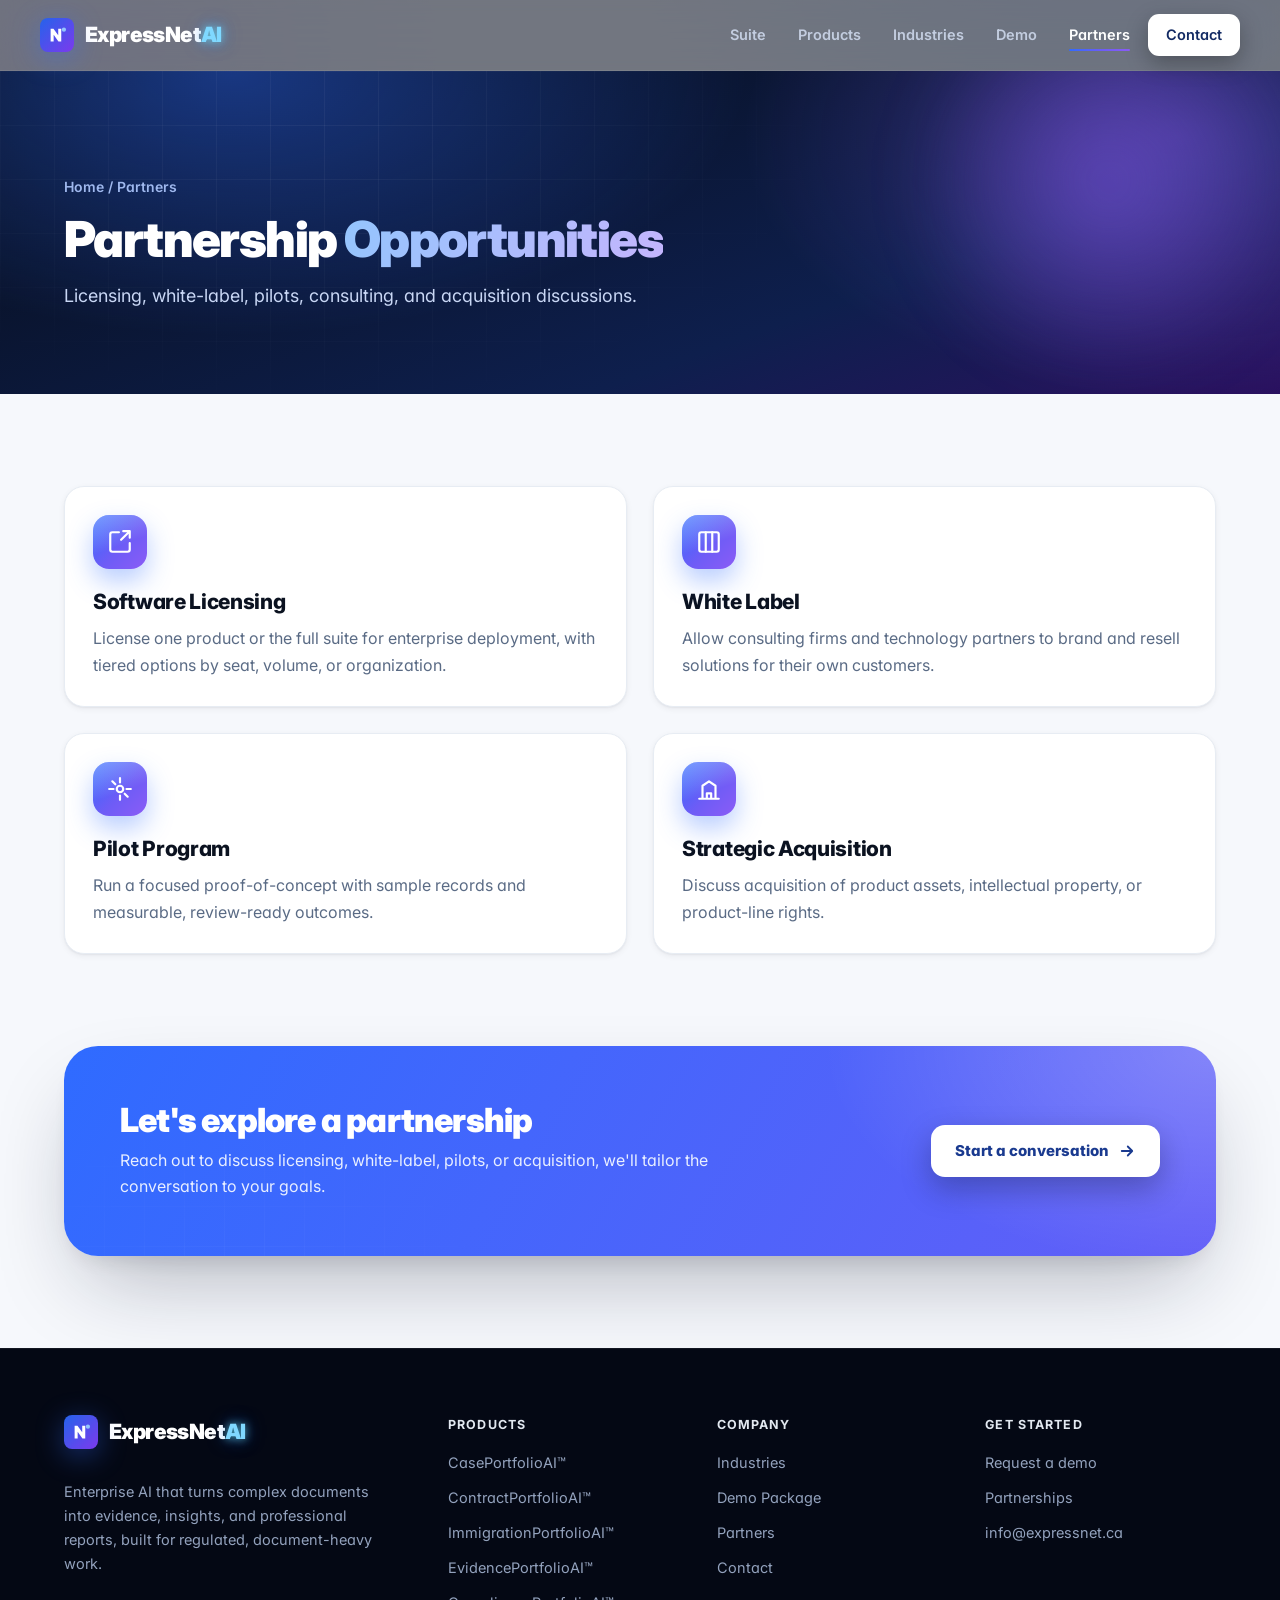
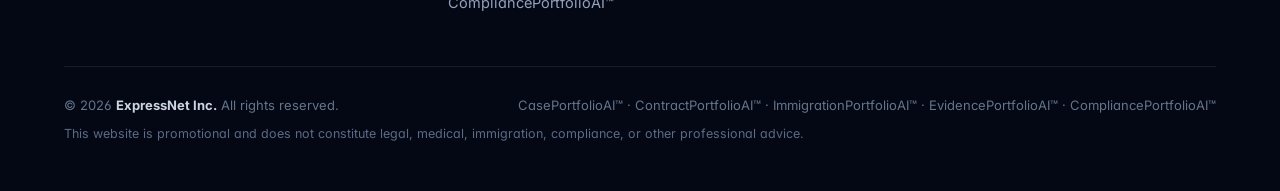
<file: partners.html>
<!doctype html>
<html lang="en">
<head>
  <meta charset="utf-8">
  <meta name="viewport" content="width=device-width, initial-scale=1">
  <title>Partners | ExpressNet AI Product Suite</title>
  <meta name="description" content="Partnership opportunities with ExpressNet Inc., software licensing, white-label, pilot programs, and strategic acquisition of AI product assets.">
  <link rel="canonical" href="https://www.expressnet.ca/partners.html">
  <meta name="theme-color" content="#07111f">
  <meta property="og:type" content="website">
  <meta property="og:site_name" content="ExpressNet AI">
  <meta property="og:title" content="Partners | ExpressNet AI Product Suite">
  <meta property="og:description" content="Licensing, white-label, pilots, consulting, and acquisition discussions.">
  <meta property="og:url" content="https://www.expressnet.ca/partners.html">
  <meta property="og:image" content="https://www.expressnet.ca/assets/og-image.svg">
  <meta name="twitter:card" content="summary_large_image">
  <meta name="twitter:image" content="https://www.expressnet.ca/assets/og-image.svg">
  <link rel="icon" href="assets/favicon.svg" type="image/svg+xml">
  <link rel="apple-touch-icon" href="assets/favicon.svg">
  <link rel="preconnect" href="https://fonts.googleapis.com">
  <link rel="preconnect" href="https://fonts.gstatic.com" crossorigin>
  <link rel="stylesheet" href="https://fonts.googleapis.com/css2?family=Inter:wght@400;500;600;700;800;900&display=swap">
  <link rel="stylesheet" href="assets/css/styles.css?v=4">
</head>
<body>
<a class="skip-link" href="#main">Skip to content</a>

<nav class="nav">
  <div class="container nav-inner">
    <a class="logo" href="index.html" aria-label="ExpressNet AI, home">
      <svg class="logo-mark" viewBox="0 0 64 64" xmlns="http://www.w3.org/2000/svg" aria-hidden="true"><rect width="64" height="64" rx="15" fill="url(#lgn)"/><path d="M20 44V20h5.4l8.9 12.6V20H40v24h-5.3l-9-12.7V44z" fill="#fff"/><circle cx="45" cy="22" r="4" fill="#93c5fd"/><defs><linearGradient id="lgn" x1="0" y1="0" x2="64" y2="64" gradientUnits="userSpaceOnUse"><stop offset="0" stop-color="#2563eb"/><stop offset="1" stop-color="#7c3aed"/></linearGradient></defs></svg>
      ExpressNet<span>AI</span>
    </a>
    <button class="nav-toggle" aria-label="Toggle navigation menu" aria-expanded="false" aria-controls="navLinks">
      <svg viewBox="0 0 24 24" fill="none" stroke="currentColor" stroke-width="2.2" stroke-linecap="round" aria-hidden="true"><path d="M4 7h16M4 12h16M4 17h16"/></svg>
    </button>
    <div class="nav-links" id="navLinks">
      <a href="index.html">Suite</a>
      <a href="products.html">Products</a>
      <a href="industries.html">Industries</a>
      <a href="demo.html">Demo</a>
      <a href="partners.html">Partners</a>
      <a class="nav-cta" href="contact.html">Contact</a>
    </div>
  </div>
</nav>

<main id="main">

<header class="page-hero">
  <div class="container">
    <div class="crumb"><a href="index.html">Home</a> / Partners</div>
    <h1>Partnership <span class="hl">Opportunities</span></h1>
    <p>Licensing, white-label, pilots, consulting, and acquisition discussions.</p>
  </div>
</header>

<section class="section">
  <div class="container">
    <div class="grid-2">
      <div class="card reveal">
        <div class="product-icon"><svg viewBox="0 0 24 24" fill="none" stroke="currentColor" stroke-width="2" stroke-linecap="round" stroke-linejoin="round"><path d="M21 2 13 10M15 2h6v6"/><path d="M11 3H5a2 2 0 0 0-2 2v14a2 2 0 0 0 2 2h14a2 2 0 0 0 2-2v-6"/></svg></div>
        <h3>Software Licensing</h3>
        <p>License one product or the full suite for enterprise deployment, with tiered options by seat, volume, or organization.</p>
      </div>
      <div class="card reveal d1">
        <div class="product-icon"><svg viewBox="0 0 24 24" fill="none" stroke="currentColor" stroke-width="2" stroke-linecap="round" stroke-linejoin="round"><rect x="3" y="3" width="18" height="18" rx="2"/><path d="M9 3v18M15 3v18"/></svg></div>
        <h3>White Label</h3>
        <p>Allow consulting firms and technology partners to brand and resell solutions for their own customers.</p>
      </div>
      <div class="card reveal">
        <div class="product-icon"><svg viewBox="0 0 24 24" fill="none" stroke="currentColor" stroke-width="2" stroke-linecap="round" stroke-linejoin="round"><path d="M12 2v4M12 18v4M4.9 4.9l2.8 2.8M16.3 16.3l2.8 2.8M2 12h4M18 12h4"/><circle cx="12" cy="12" r="3"/></svg></div>
        <h3>Pilot Program</h3>
        <p>Run a focused proof-of-concept with sample records and measurable, review-ready outcomes.</p>
      </div>
      <div class="card reveal d1">
        <div class="product-icon"><svg viewBox="0 0 24 24" fill="none" stroke="currentColor" stroke-width="2" stroke-linecap="round" stroke-linejoin="round"><path d="M3 21h18M6 21V9l6-4 6 4v12M10 21v-5h4v5"/></svg></div>
        <h3>Strategic Acquisition</h3>
        <p>Discuss acquisition of product assets, intellectual property, or product-line rights.</p>
      </div>
    </div>
  </div>
</section>

<section class="section" style="padding-top:0">
  <div class="container">
    <div class="cta reveal">
      <div>
        <h2>Let's explore a partnership</h2>
        <p>Reach out to discuss licensing, white-label, pilots, or acquisition, we'll tailor the conversation to your goals.</p>
      </div>
      <a class="btn btn-primary" href="contact.html">Start a conversation
        <svg viewBox="0 0 24 24" fill="none" stroke="currentColor" stroke-width="2.4" stroke-linecap="round" stroke-linejoin="round"><path d="M5 12h14M13 6l6 6-6 6"/></svg>
      </a>
    </div>
  </div>
</section>

</main>

<footer class="footer">
  <div class="container">
    <div class="footer-grid">
      <div>
        <a class="logo" href="index.html" aria-label="ExpressNet AI, home">
          <svg class="logo-mark" viewBox="0 0 64 64" xmlns="http://www.w3.org/2000/svg" aria-hidden="true"><rect width="64" height="64" rx="15" fill="url(#lgf)"/><path d="M20 44V20h5.4l8.9 12.6V20H40v24h-5.3l-9-12.7V44z" fill="#fff"/><circle cx="45" cy="22" r="4" fill="#93c5fd"/><defs><linearGradient id="lgf" x1="0" y1="0" x2="64" y2="64" gradientUnits="userSpaceOnUse"><stop offset="0" stop-color="#2563eb"/><stop offset="1" stop-color="#7c3aed"/></linearGradient></defs></svg>
          ExpressNet<span>AI</span>
        </a>
        <p class="footer-desc">Enterprise AI that turns complex documents into evidence, insights, and professional reports, built for regulated, document-heavy work.</p>
      </div>
      <div>
        <h4>Products</h4>
        <ul>
          <li><a href="products.html">CasePortfolioAI™</a></li>
          <li><a href="products.html">ContractPortfolioAI™</a></li>
          <li><a href="products.html">ImmigrationPortfolioAI™</a></li>
          <li><a href="products.html">EvidencePortfolioAI™</a></li>
          <li><a href="products.html">CompliancePortfolioAI™</a></li>
        </ul>
      </div>
      <div>
        <h4>Company</h4>
        <ul>
          <li><a href="industries.html">Industries</a></li>
          <li><a href="demo.html">Demo Package</a></li>
          <li><a href="partners.html">Partners</a></li>
          <li><a href="contact.html">Contact</a></li>
        </ul>
      </div>
      <div>
        <h4>Get started</h4>
        <ul>
          <li><a href="demo.html">Request a demo</a></li>
          <li><a href="partners.html">Partnerships</a></li>
          <li><a href="mailto:info@expressnet.ca">info@expressnet.ca</a></li>
        </ul>
      </div>
    </div>
    <div class="footer-bottom">
      <span>© <span data-year></span> <b>ExpressNet Inc.</b> All rights reserved.</span>
      <span>CasePortfolioAI™ · ContractPortfolioAI™ · ImmigrationPortfolioAI™ · EvidencePortfolioAI™ · CompliancePortfolioAI™</span>
    </div>
    <p class="trademark">This website is promotional and does not constitute legal, medical, immigration, compliance, or other professional advice.</p>
  </div>
</footer>

<script src="assets/js/main.js?v=4"></script>
</body>
</html>
</file>
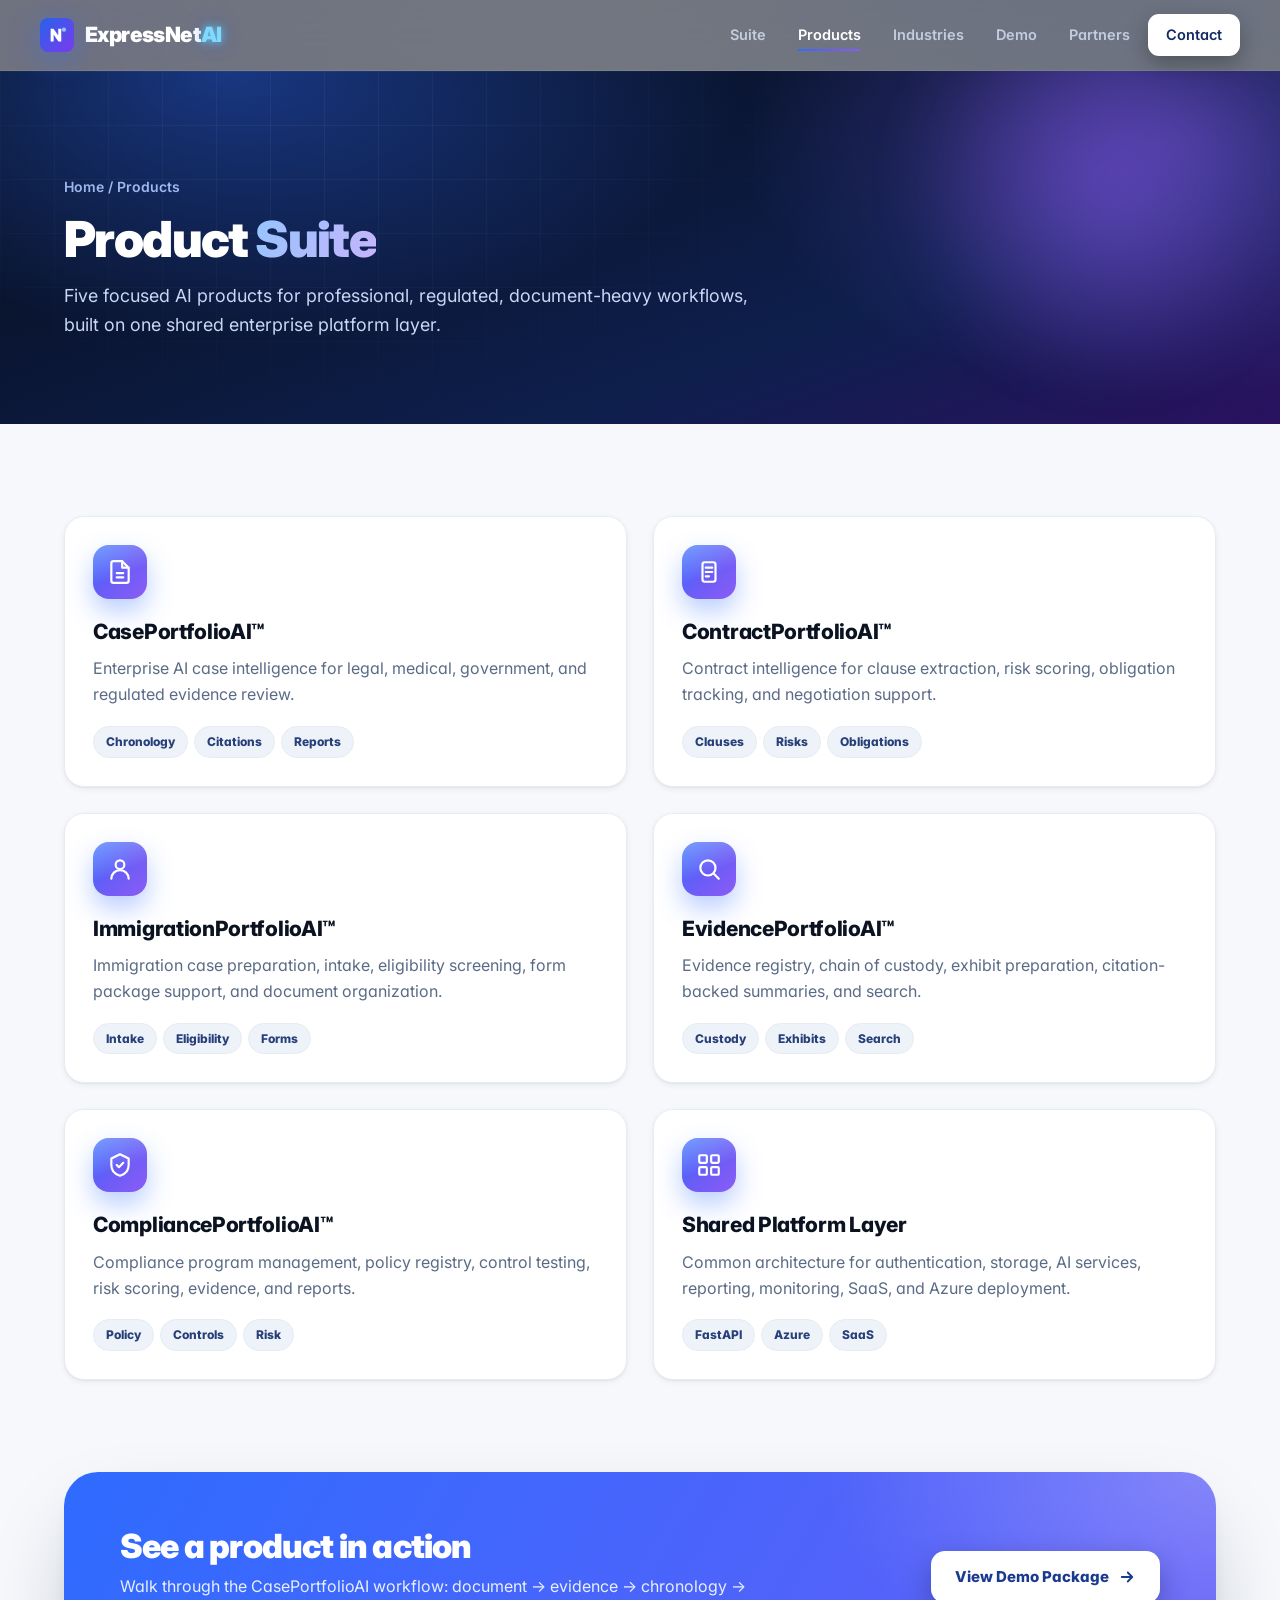
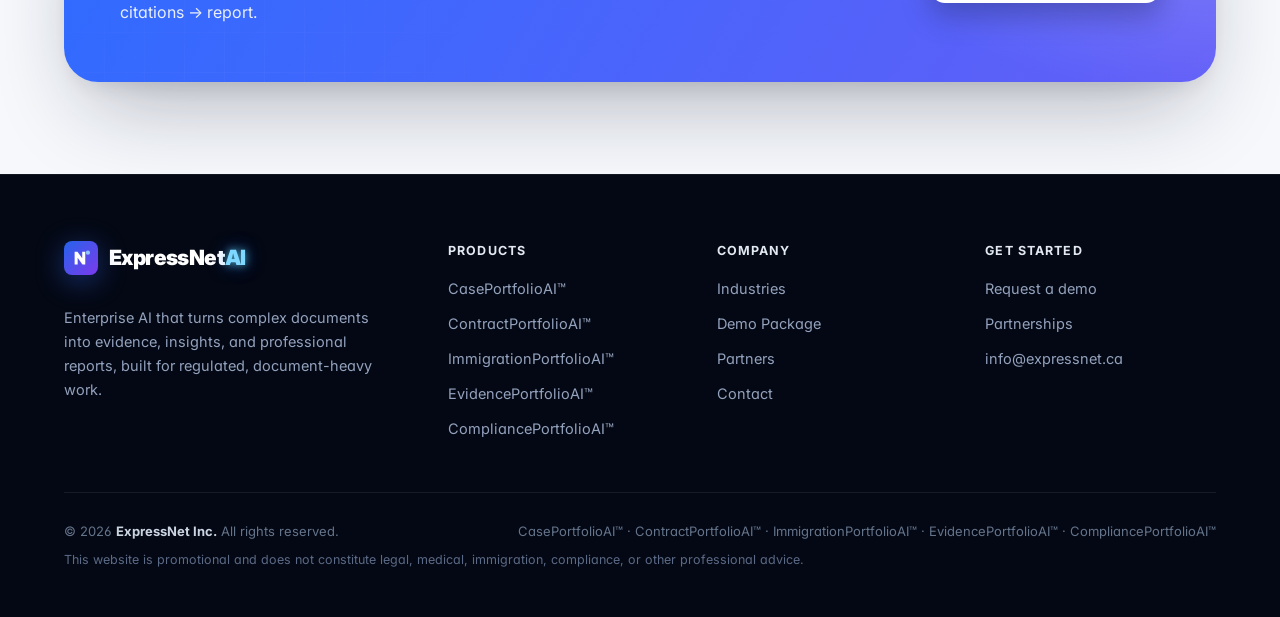
<file: products.html>
<!doctype html>
<html lang="en">
<head>
  <meta charset="utf-8">
  <meta name="viewport" content="width=device-width, initial-scale=1">
  <title>Products | ExpressNet AI Product Suite</title>
  <meta name="description" content="Five focused AI products plus a shared platform layer for professional, regulated, document-heavy workflows: case, contract, immigration, evidence, and compliance intelligence.">
  <link rel="canonical" href="https://www.expressnet.ca/products.html">
  <meta name="theme-color" content="#07111f">
  <meta property="og:type" content="website">
  <meta property="og:site_name" content="ExpressNet AI">
  <meta property="og:title" content="Products | ExpressNet AI Product Suite">
  <meta property="og:description" content="Five focused AI products for professional, regulated, document-heavy workflows.">
  <meta property="og:url" content="https://www.expressnet.ca/products.html">
  <meta property="og:image" content="https://www.expressnet.ca/assets/og-image.svg">
  <meta name="twitter:card" content="summary_large_image">
  <meta name="twitter:image" content="https://www.expressnet.ca/assets/og-image.svg">
  <link rel="icon" href="assets/favicon.svg" type="image/svg+xml">
  <link rel="apple-touch-icon" href="assets/favicon.svg">
  <link rel="preconnect" href="https://fonts.googleapis.com">
  <link rel="preconnect" href="https://fonts.gstatic.com" crossorigin>
  <link rel="stylesheet" href="https://fonts.googleapis.com/css2?family=Inter:wght@400;500;600;700;800;900&display=swap">
  <link rel="stylesheet" href="assets/css/styles.css?v=4">
</head>
<body>
<a class="skip-link" href="#main">Skip to content</a>

<nav class="nav">
  <div class="container nav-inner">
    <a class="logo" href="index.html" aria-label="ExpressNet AI, home">
      <svg class="logo-mark" viewBox="0 0 64 64" xmlns="http://www.w3.org/2000/svg" aria-hidden="true"><rect width="64" height="64" rx="15" fill="url(#lgn)"/><path d="M20 44V20h5.4l8.9 12.6V20H40v24h-5.3l-9-12.7V44z" fill="#fff"/><circle cx="45" cy="22" r="4" fill="#93c5fd"/><defs><linearGradient id="lgn" x1="0" y1="0" x2="64" y2="64" gradientUnits="userSpaceOnUse"><stop offset="0" stop-color="#2563eb"/><stop offset="1" stop-color="#7c3aed"/></linearGradient></defs></svg>
      ExpressNet<span>AI</span>
    </a>
    <button class="nav-toggle" aria-label="Toggle navigation menu" aria-expanded="false" aria-controls="navLinks">
      <svg viewBox="0 0 24 24" fill="none" stroke="currentColor" stroke-width="2.2" stroke-linecap="round" aria-hidden="true"><path d="M4 7h16M4 12h16M4 17h16"/></svg>
    </button>
    <div class="nav-links" id="navLinks">
      <a href="index.html">Suite</a>
      <a href="products.html">Products</a>
      <a href="industries.html">Industries</a>
      <a href="demo.html">Demo</a>
      <a href="partners.html">Partners</a>
      <a class="nav-cta" href="contact.html">Contact</a>
    </div>
  </div>
</nav>

<main id="main">

<header class="page-hero">
  <div class="container">
    <div class="crumb"><a href="index.html">Home</a> / Products</div>
    <h1>Product <span class="hl">Suite</span></h1>
    <p>Five focused AI products for professional, regulated, document-heavy workflows, built on one shared enterprise platform layer.</p>
  </div>
</header>

<section class="section">
  <div class="container">
    <div class="grid-2">
      <div class="card reveal">
        <div class="product-icon"><svg viewBox="0 0 24 24" fill="none" stroke="currentColor" stroke-width="2" stroke-linecap="round" stroke-linejoin="round"><path d="M14 2H6a2 2 0 0 0-2 2v16a2 2 0 0 0 2 2h12a2 2 0 0 0 2-2V8z"/><path d="M14 2v6h6M9 13h6M9 17h6"/></svg></div>
        <h3>CasePortfolioAI™</h3>
        <p>Enterprise AI case intelligence for legal, medical, government, and regulated evidence review.</p>
        <span class="tag">Chronology</span><span class="tag">Citations</span><span class="tag">Reports</span>
      </div>
      <div class="card reveal d1">
        <div class="product-icon"><svg viewBox="0 0 24 24" fill="none" stroke="currentColor" stroke-width="2" stroke-linecap="round" stroke-linejoin="round"><path d="M16 3H8a2 2 0 0 0-2 2v14a2 2 0 0 0 2 2h8a2 2 0 0 0 2-2V5a2 2 0 0 0-2-2z"/><path d="M9 8h6M9 12h6M9 16h3"/></svg></div>
        <h3>ContractPortfolioAI™</h3>
        <p>Contract intelligence for clause extraction, risk scoring, obligation tracking, and negotiation support.</p>
        <span class="tag">Clauses</span><span class="tag">Risks</span><span class="tag">Obligations</span>
      </div>
      <div class="card reveal">
        <div class="product-icon"><svg viewBox="0 0 24 24" fill="none" stroke="currentColor" stroke-width="2" stroke-linecap="round" stroke-linejoin="round"><circle cx="12" cy="8" r="4"/><path d="M4 21a8 8 0 0 1 16 0"/></svg></div>
        <h3>ImmigrationPortfolioAI™</h3>
        <p>Immigration case preparation, intake, eligibility screening, form package support, and document organization.</p>
        <span class="tag">Intake</span><span class="tag">Eligibility</span><span class="tag">Forms</span>
      </div>
      <div class="card reveal d1">
        <div class="product-icon"><svg viewBox="0 0 24 24" fill="none" stroke="currentColor" stroke-width="2" stroke-linecap="round" stroke-linejoin="round"><circle cx="11" cy="11" r="7"/><path d="m21 21-4.3-4.3"/></svg></div>
        <h3>EvidencePortfolioAI™</h3>
        <p>Evidence registry, chain of custody, exhibit preparation, citation-backed summaries, and search.</p>
        <span class="tag">Custody</span><span class="tag">Exhibits</span><span class="tag">Search</span>
      </div>
      <div class="card reveal">
        <div class="product-icon"><svg viewBox="0 0 24 24" fill="none" stroke="currentColor" stroke-width="2" stroke-linecap="round" stroke-linejoin="round"><path d="M12 2 4 6v6c0 5 3.4 8.6 8 10 4.6-1.4 8-5 8-10V6z"/><path d="m9 12 2 2 4-4"/></svg></div>
        <h3>CompliancePortfolioAI™</h3>
        <p>Compliance program management, policy registry, control testing, risk scoring, evidence, and reports.</p>
        <span class="tag">Policy</span><span class="tag">Controls</span><span class="tag">Risk</span>
      </div>
      <div class="card reveal d1">
        <div class="product-icon"><svg viewBox="0 0 24 24" fill="none" stroke="currentColor" stroke-width="2" stroke-linecap="round" stroke-linejoin="round"><rect x="3" y="3" width="7" height="7" rx="1"/><rect x="14" y="3" width="7" height="7" rx="1"/><rect x="3" y="14" width="7" height="7" rx="1"/><rect x="14" y="14" width="7" height="7" rx="1"/></svg></div>
        <h3>Shared Platform Layer</h3>
        <p>Common architecture for authentication, storage, AI services, reporting, monitoring, SaaS, and Azure deployment.</p>
        <span class="tag">FastAPI</span><span class="tag">Azure</span><span class="tag">SaaS</span>
      </div>
    </div>
  </div>
</section>

<section class="section" style="padding-top:0">
  <div class="container">
    <div class="cta reveal">
      <div>
        <h2>See a product in action</h2>
        <p>Walk through the CasePortfolioAI workflow: document → evidence → chronology → citations → report.</p>
      </div>
      <a class="btn btn-primary" href="demo.html">View Demo Package
        <svg viewBox="0 0 24 24" fill="none" stroke="currentColor" stroke-width="2.4" stroke-linecap="round" stroke-linejoin="round"><path d="M5 12h14M13 6l6 6-6 6"/></svg>
      </a>
    </div>
  </div>
</section>

</main>

<footer class="footer">
  <div class="container">
    <div class="footer-grid">
      <div>
        <a class="logo" href="index.html" aria-label="ExpressNet AI, home">
          <svg class="logo-mark" viewBox="0 0 64 64" xmlns="http://www.w3.org/2000/svg" aria-hidden="true"><rect width="64" height="64" rx="15" fill="url(#lgf)"/><path d="M20 44V20h5.4l8.9 12.6V20H40v24h-5.3l-9-12.7V44z" fill="#fff"/><circle cx="45" cy="22" r="4" fill="#93c5fd"/><defs><linearGradient id="lgf" x1="0" y1="0" x2="64" y2="64" gradientUnits="userSpaceOnUse"><stop offset="0" stop-color="#2563eb"/><stop offset="1" stop-color="#7c3aed"/></linearGradient></defs></svg>
          ExpressNet<span>AI</span>
        </a>
        <p class="footer-desc">Enterprise AI that turns complex documents into evidence, insights, and professional reports, built for regulated, document-heavy work.</p>
      </div>
      <div>
        <h4>Products</h4>
        <ul>
          <li><a href="products.html">CasePortfolioAI™</a></li>
          <li><a href="products.html">ContractPortfolioAI™</a></li>
          <li><a href="products.html">ImmigrationPortfolioAI™</a></li>
          <li><a href="products.html">EvidencePortfolioAI™</a></li>
          <li><a href="products.html">CompliancePortfolioAI™</a></li>
        </ul>
      </div>
      <div>
        <h4>Company</h4>
        <ul>
          <li><a href="industries.html">Industries</a></li>
          <li><a href="demo.html">Demo Package</a></li>
          <li><a href="partners.html">Partners</a></li>
          <li><a href="contact.html">Contact</a></li>
        </ul>
      </div>
      <div>
        <h4>Get started</h4>
        <ul>
          <li><a href="demo.html">Request a demo</a></li>
          <li><a href="partners.html">Partnerships</a></li>
          <li><a href="mailto:info@expressnet.ca">info@expressnet.ca</a></li>
        </ul>
      </div>
    </div>
    <div class="footer-bottom">
      <span>© <span data-year></span> <b>ExpressNet Inc.</b> All rights reserved.</span>
      <span>CasePortfolioAI™ · ContractPortfolioAI™ · ImmigrationPortfolioAI™ · EvidencePortfolioAI™ · CompliancePortfolioAI™</span>
    </div>
    <p class="trademark">This website is promotional and does not constitute legal, medical, immigration, compliance, or other professional advice.</p>
  </div>
</footer>

<script src="assets/js/main.js?v=4"></script>
</body>
</html>
</file>
<file: assets/css/styles.css>
/* =========================================================
   ExpressNet AI, Design System 3.0
   Modern, professional, motion-rich. All class names preserved.
   ========================================================= */
:root{
  /* --- Brand palette --- */
  --navy:#060c18; --slate:#0f172a; --blue:#2f6bff; --blue-600:#1d4ed8;
  --violet:#8b5cf6; --cyan:#22d3ee; --green:#16a34a; --accent:#60a5fa;

  /* --- Surfaces & text --- */
  --text:#0b1220; --muted:#5a6b85; --muted-light:#94a3b8;
  --line:#e7ecf3; --line-strong:#d6deea;
  --soft:#f6f8fc; --soft-2:#eef2f9; --card:#ffffff;

  /* --- Effects --- */
  --ring:rgba(47,107,255,.30);
  --shadow-xs:0 1px 2px rgba(15,23,42,.05);
  --shadow-sm:0 2px 6px rgba(15,23,42,.06), 0 1px 2px rgba(15,23,42,.05);
  --shadow-md:0 10px 30px -8px rgba(15,23,42,.14), 0 4px 10px -4px rgba(15,23,42,.08);
  --shadow-lg:0 40px 90px -24px rgba(15,23,42,.32), 0 12px 28px -14px rgba(15,23,42,.16);
  --shadow-glow:0 0 0 1px rgba(47,107,255,.12), 0 18px 50px -14px rgba(47,107,255,.35);

  /* --- Geometry --- */
  --radius-sm:12px; --radius:20px; --radius-lg:28px; --radius-xl:34px;
  --grad-brand:linear-gradient(135deg,#2f6bff 0%,#6d5cf6 55%,#8b5cf6 100%);
  --grad-brand-soft:linear-gradient(135deg,rgba(47,107,255,.14),rgba(139,92,246,.14));
  --grad-text:linear-gradient(120deg,#3b82f6,#8b5cf6 55%,#22d3ee);
  --container:1200px;

  --ease-spring:cubic-bezier(.16,1,.3,1);
  --ease-out:cubic-bezier(.22,.61,.36,1);
}

*{box-sizing:border-box}
html{scroll-behavior:smooth}
body{
  margin:0;
  font-family:Inter,-apple-system,BlinkMacSystemFont,"Segoe UI",Roboto,Arial,sans-serif;
  background:var(--soft);color:var(--text);line-height:1.65;
  -webkit-font-smoothing:antialiased;text-rendering:optimizeLegibility;
  font-feature-settings:"cv02","cv03","cv04","cv11","ss01";
  overflow-x:hidden;
}
/* Ambient page glow */
body::before{
  content:"";position:fixed;inset:0;z-index:-1;pointer-events:none;
  background:
    radial-gradient(60% 40% at 85% -5%,rgba(47,107,255,.08),transparent 60%),
    radial-gradient(50% 40% at 5% 5%,rgba(139,92,246,.07),transparent 60%);
}
a{text-decoration:none;color:inherit}
img{max-width:100%;display:block}
::selection{background:rgba(47,107,255,.22)}
:focus-visible{outline:3px solid var(--ring);outline-offset:2px;border-radius:8px}
.container{max-width:var(--container);margin:0 auto;padding:0 24px}

/* Gradient accent for headline keywords */
.hl,.hero h1 em,.hero h1 .accent{font-style:normal;
  background:linear-gradient(120deg,#93c5fd,#c4b5fd 52%,#67e8f9);
  background-size:200% auto;-webkit-background-clip:text;background-clip:text;color:transparent;
  animation:textShimmer 8s linear infinite}
@keyframes textShimmer{to{background-position:200% center}}

.eyebrow{display:inline-flex;align-items:center;gap:8px;font-size:12.5px;font-weight:800;
  letter-spacing:.16em;text-transform:uppercase;
  background:var(--grad-text);background-size:200% auto;-webkit-background-clip:text;background-clip:text;color:transparent;
  margin-bottom:16px;animation:textShimmer 10s linear infinite}
.eyebrow::before{content:"";width:22px;height:2px;border-radius:2px;background:var(--grad-brand)}
.dark .eyebrow{background:linear-gradient(120deg,#93c5fd,#c4b5fd);background-size:200% auto;-webkit-background-clip:text;background-clip:text;color:transparent}

/* ---------- Skip link ---------- */
.skip-link{position:absolute;left:-999px;top:0;background:#fff;color:var(--blue);
  padding:10px 16px;border-radius:10px;z-index:100;font-weight:800;box-shadow:var(--shadow-md)}
.skip-link:focus{left:12px;top:12px}

/* ---------- Scroll progress bar ---------- */
.scroll-progress{position:fixed;top:0;left:0;height:3px;width:0;z-index:60;
  background:var(--grad-brand);box-shadow:0 0 12px rgba(47,107,255,.6);transition:width .1s linear}

/* ---------- Navigation ---------- */
.nav{position:sticky;top:0;z-index:50;background:rgba(6,12,24,.55);
  backdrop-filter:blur(18px) saturate(160%);-webkit-backdrop-filter:blur(18px) saturate(160%);
  color:#fff;border-bottom:1px solid rgba(255,255,255,.07);
  transition:transform .4s var(--ease-spring),background .35s var(--ease-spring),box-shadow .35s,border-color .35s;will-change:transform}
.nav.scrolled{background:rgba(6,12,24,.82);box-shadow:0 10px 34px rgba(0,0,0,.4);border-bottom-color:rgba(255,255,255,.1)}
.nav--hidden{transform:translateY(-100%)}
.nav-inner{display:flex;align-items:center;justify-content:space-between;gap:18px;padding:14px 0}
.logo{display:inline-flex;align-items:center;gap:0;font-size:21px;font-weight:900;letter-spacing:-.6px}
.logo-mark{width:34px;height:34px;flex:0 0 auto;margin-right:11px;filter:drop-shadow(0 6px 14px rgba(47,107,255,.4));
  transition:transform .5s var(--ease-spring)}
.logo:hover .logo-mark{transform:rotate(-8deg) scale(1.08)}
.logo span{color:#7fd8ff;text-shadow:0 0 8px rgba(103,232,249,.75),0 0 18px rgba(47,107,255,.6);
  animation:aiGlow 3.2s ease-in-out infinite}
@keyframes aiGlow{0%,100%{text-shadow:0 0 7px rgba(103,232,249,.55),0 0 15px rgba(47,107,255,.4)}
  50%{text-shadow:0 0 13px rgba(103,232,249,.95),0 0 28px rgba(47,107,255,.75)}}
.nav-links{display:flex;gap:4px;align-items:center}
.nav-links a{position:relative;color:#c3cde0;font-size:14.5px;font-weight:600;padding:9px 14px;border-radius:11px;
  transition:color .2s,background .2s}
.nav-links a:not(.nav-cta)::after{content:"";position:absolute;left:14px;right:14px;bottom:5px;height:2px;
  border-radius:2px;background:var(--grad-brand);transform:scaleX(0);transform-origin:left;
  transition:transform .3s var(--ease-spring)}
.nav-links a:not(.nav-cta):hover{color:#fff}
.nav-links a:not(.nav-cta):hover::after,.nav-links a.active:not(.nav-cta)::after{transform:scaleX(1)}
.nav-links a.active{color:#fff}
.nav-cta{background:#fff;color:#122a63 !important;font-weight:800;padding:9px 18px !important;
  box-shadow:0 8px 22px rgba(0,0,0,.28);transition:transform .2s var(--ease-spring),box-shadow .25s}
.nav-cta:hover{transform:translateY(-2px);box-shadow:0 14px 30px rgba(47,107,255,.4)}
.nav-toggle{display:none;background:transparent;border:0;color:#fff;cursor:pointer;padding:8px;border-radius:11px}
.nav-toggle svg{width:26px;height:26px}

/* ---------- Buttons ---------- */
.btn{position:relative;display:inline-flex;align-items:center;justify-content:center;gap:9px;
  padding:14px 24px;border-radius:14px;font-weight:800;font-size:15px;border:0;cursor:pointer;
  overflow:hidden;isolation:isolate;
  transform:translate(var(--mx,0px),calc(var(--my,0px) + var(--btny,0px)));
  transition:transform .25s var(--ease-spring),box-shadow .3s ease,background .25s ease,color .2s ease}
.btn::after{content:"";position:absolute;inset:0;z-index:-1;
  background:linear-gradient(120deg,transparent 20%,rgba(255,255,255,.35),transparent 80%);
  transform:translateX(-120%);transition:transform .6s var(--ease-spring)}
.btn:hover{--btny:-2px}
.btn:hover::after{transform:translateX(120%)}
.btn:active{--btny:1px}
.btn svg{width:18px;height:18px;transition:transform .25s var(--ease-spring)}
.btn:hover svg{transform:translateX(3px)}
.btn-primary{background:#fff;color:#122a63;box-shadow:0 12px 30px rgba(2,6,23,.28)}
.btn-primary:hover{box-shadow:0 20px 44px rgba(47,107,255,.34)}
.btn-secondary{border:1px solid rgba(255,255,255,.28);color:#fff;background:rgba(255,255,255,.04)}
.btn-secondary:hover{background:rgba(255,255,255,.12);border-color:rgba(255,255,255,.5)}
.btn-brand{background:var(--grad-brand);background-size:180% 180%;color:#fff;box-shadow:0 14px 34px rgba(47,107,255,.4);
  animation:gradientShift 10s ease infinite}
.btn-brand:hover{box-shadow:0 20px 48px rgba(47,107,255,.5)}
.buttons{display:flex;gap:14px;flex-wrap:wrap;margin-top:34px}

/* ---------- Hero ---------- */
.hero{position:relative;color:#fff;padding:130px 0 108px;overflow:hidden;
  background:
    radial-gradient(1100px 560px at 12% 0%,rgba(47,107,255,.5),transparent 58%),
    radial-gradient(1000px 560px at 92% 12%,rgba(139,92,246,.46),transparent 60%),
    radial-gradient(700px 500px at 60% 100%,rgba(34,211,238,.18),transparent 60%),
    linear-gradient(160deg,#060c18 0%,#0e1f4d 52%,#2a1160 100%)}
.hero::before{content:"";position:absolute;inset:0;pointer-events:none;
  background-image:linear-gradient(rgba(255,255,255,.055) 1px,transparent 1px),
                   linear-gradient(90deg,rgba(255,255,255,.055) 1px,transparent 1px);
  background-size:58px 58px;
  mask-image:radial-gradient(760px 520px at 32% 34%,#000 10%,transparent 78%);
  -webkit-mask-image:radial-gradient(760px 520px at 32% 34%,#000 10%,transparent 78%)}
.hero::after{content:"";position:absolute;width:560px;height:560px;right:-90px;top:-130px;border-radius:50%;
  background:radial-gradient(circle at 50% 50%,rgba(139,92,246,.55),transparent 62%);
  filter:blur(30px);pointer-events:none;animation:floaty 16s ease-in-out infinite alternate}
@keyframes floaty{from{transform:translate(0,0) scale(1)}to{transform:translate(-46px,60px) scale(1.14)}}
.hero-grid{position:relative;z-index:1;display:grid;grid-template-columns:1.12fr .88fr;gap:52px;align-items:center}
.badge{display:inline-flex;gap:9px;align-items:center;border:1px solid rgba(255,255,255,.2);
  background:rgba(255,255,255,.07);border-radius:999px;padding:8px 16px;color:#e2ecff;
  font-weight:700;font-size:13px;margin-bottom:24px;backdrop-filter:blur(6px);
  box-shadow:inset 0 1px 0 rgba(255,255,255,.12)}
.badge::before{content:"";width:8px;height:8px;border-radius:50%;background:#34d399;
  box-shadow:0 0 0 4px rgba(52,211,153,.22);animation:pulse 2.4s ease-in-out infinite}
@keyframes pulse{50%{box-shadow:0 0 0 8px rgba(52,211,153,0)}}
h1{font-size:clamp(2.6rem,6.2vw,4.15rem);line-height:1.02;letter-spacing:-2.4px;margin:0 0 24px;font-weight:900}
.hero p{font-size:clamp(1.05rem,1.6vw,1.3rem);color:#c9d7f5;max-width:600px}
.hero-note{margin-top:26px;color:#a9bfe8;font-size:14px;display:flex;gap:20px;flex-wrap:wrap}
.hero-note span{display:inline-flex;align-items:center;gap:7px}
.hero-note svg{width:18px;height:18px}
.hero-card{position:relative;background:linear-gradient(180deg,rgba(255,255,255,.1),rgba(255,255,255,.04));
  border:1px solid rgba(255,255,255,.16);border-radius:var(--radius-xl);padding:16px;
  box-shadow:var(--shadow-lg);backdrop-filter:blur(10px);animation:cardFloat 7s ease-in-out infinite}
@keyframes cardFloat{50%{transform:translateY(-12px)}}
.hero-card::before{content:"";position:absolute;inset:0;border-radius:inherit;padding:1px;
  background:linear-gradient(160deg,rgba(255,255,255,.45),transparent 45%);
  -webkit-mask:linear-gradient(#fff 0 0) content-box,linear-gradient(#fff 0 0);
  -webkit-mask-composite:xor;mask-composite:exclude;pointer-events:none}
.mini-card{position:relative;display:flex;gap:14px;align-items:flex-start;
  background:rgba(255,255,255,.06);border:1px solid rgba(255,255,255,.09);border-radius:18px;
  padding:16px;margin:10px;transition:transform .3s var(--ease-spring),background .3s}
.mini-card:hover{transform:translateY(-3px);background:rgba(255,255,255,.1)}
.mini-card .mc-icon{width:42px;height:42px;flex:0 0 auto;border-radius:13px;display:grid;place-items:center;
  background:var(--grad-brand);color:#fff;box-shadow:0 8px 20px rgba(47,107,255,.4)}
.mini-card .mc-icon svg{width:20px;height:20px}
.mini-card b{display:block;font-size:16px;margin-bottom:2px}
.mini-card small{color:#c3cfe6;font-size:13.5px;line-height:1.5}

/* ---------- Sections ---------- */
.section{padding:92px 0}
.section-head{max-width:780px;margin-bottom:52px}
.section h2{font-size:clamp(2rem,3.6vw,2.85rem);line-height:1.1;letter-spacing:-1.4px;margin:0 0 16px;font-weight:900}
.lead{font-size:clamp(1.05rem,1.4vw,1.22rem);color:var(--muted);max-width:760px;margin:0}
.dark .lead{color:#c3cfe6}
.center{text-align:center;margin-left:auto;margin-right:auto}

/* ---------- Grids ---------- */
.grid-5{display:grid;grid-template-columns:repeat(5,1fr);gap:22px}
.grid-4{display:grid;grid-template-columns:repeat(4,1fr);gap:22px}
.grid-3{display:grid;grid-template-columns:repeat(3,1fr);gap:26px}
.grid-2{display:grid;grid-template-columns:repeat(2,1fr);gap:26px}

/* ---------- Cards (with 3D tilt + spotlight) ---------- */
.card{position:relative;background:var(--card);border:1px solid var(--line);border-radius:var(--radius);
  padding:28px;box-shadow:var(--shadow-sm);isolation:isolate;
  transform:perspective(1100px) rotateX(var(--rx,0deg)) rotateY(var(--ry,0deg)) translateY(var(--ty,0px)) scale(var(--sc,1));
  transition:transform .3s var(--ease-spring),box-shadow .35s ease,border-color .35s ease}
.card::before{content:"";position:absolute;inset:0;border-radius:inherit;padding:1px;
  background:var(--grad-brand);opacity:0;transition:opacity .35s;z-index:-1;
  -webkit-mask:linear-gradient(#fff 0 0) content-box,linear-gradient(#fff 0 0);
  -webkit-mask-composite:xor;mask-composite:exclude;pointer-events:none}
.card::after{content:"";position:absolute;inset:0;border-radius:inherit;z-index:-2;opacity:0;transition:opacity .35s;
  background:radial-gradient(340px 340px at var(--gx,50%) var(--gy,0%),rgba(47,107,255,.12),transparent 60%)}
.card:hover{--ty:-8px;--sc:1.01;box-shadow:var(--shadow-lg);border-color:transparent}
.card:hover::before{opacity:1}
.card:hover::after{opacity:1}
.card h3{margin:0 0 10px;font-size:21px;line-height:1.25;font-weight:800;letter-spacing:-.3px}
.card p{color:var(--muted);margin:0 0 12px}
.card p:last-child{margin-bottom:0}
.card-link{display:inline-flex;align-items:center;gap:7px;color:var(--blue);font-weight:800;font-size:14.5px;margin-top:6px}
.card-link svg{width:16px;height:16px;transition:transform .25s var(--ease-spring)}
.card:hover .card-link svg{transform:translateX(4px)}
.tag{display:inline-block;background:var(--soft-2);color:#28407a;padding:5px 12px;border-radius:999px;
  font-size:12px;font-weight:800;margin:6px 6px 0 0;border:1px solid var(--line);
  transition:background .25s,color .25s,border-color .25s}
.card:hover .tag{background:#eef3ff;border-color:#d6e2ff;color:#1e40af}
.product-icon{position:relative;width:54px;height:54px;border-radius:16px;display:grid;place-items:center;color:#fff;
  margin-bottom:20px;background:var(--grad-brand);box-shadow:0 12px 26px rgba(47,107,255,.34);
  transition:transform .35s var(--ease-spring),box-shadow .35s}
.product-icon::after{content:"";position:absolute;inset:0;border-radius:inherit;
  background:linear-gradient(160deg,rgba(255,255,255,.35),transparent 55%)}
.card:hover .product-icon{transform:translateY(-3px) rotate(-5deg) scale(1.06);box-shadow:0 18px 34px rgba(47,107,255,.46)}
.product-icon svg{width:26px;height:26px;position:relative;z-index:1}

/* ---------- Dark section ---------- */
.dark{position:relative;background:
    radial-gradient(700px 400px at 85% 0%,rgba(47,107,255,.12),transparent 60%),
    var(--navy);color:#fff;overflow:hidden}
.dark p{color:#c3cfe6}
.dark .card{background:rgba(255,255,255,.035);border-color:rgba(255,255,255,.09);color:#fff;
  box-shadow:none;backdrop-filter:blur(6px)}
.dark .card::after{background:radial-gradient(340px 340px at var(--gx,50%) var(--gy,0%),rgba(96,165,250,.16),transparent 60%)}
.dark .card:hover{border-color:transparent}
.dark .card p{color:#9fb0cc}

/* ---------- Stats band ---------- */
.stats{display:grid;grid-template-columns:repeat(4,1fr);gap:24px;text-align:center;
  background:var(--card);border:1px solid var(--line);border-radius:var(--radius-lg);
  padding:38px 28px;box-shadow:var(--shadow-md)}
.stat{position:relative}
.stat+.stat::before{content:"";position:absolute;left:-12px;top:12%;height:76%;width:1px;background:var(--line)}
.stat b{display:block;font-size:clamp(2.2rem,3.4vw,3rem);font-weight:900;letter-spacing:-1.6px;line-height:1;
  background:var(--grad-text);-webkit-background-clip:text;background-clip:text;color:transparent;font-variant-numeric:tabular-nums}
.dark .stat b{background:linear-gradient(135deg,#93c5fd,#c4b5fd);-webkit-background-clip:text;background-clip:text;color:transparent}
.stat span{display:block;margin-top:8px;color:var(--muted);font-weight:600;font-size:14px}
.dark .stat span{color:#9fb0cc}
.dark .stats{background:rgba(255,255,255,.03);border-color:rgba(255,255,255,.08)}
.dark .stat+.stat::before{background:rgba(255,255,255,.1)}

/* ---------- Feature row ---------- */
.feature{display:flex;gap:16px;align-items:flex-start}
.feature .fi{width:48px;height:48px;flex:0 0 auto;border-radius:14px;display:grid;place-items:center;
  background:var(--grad-brand-soft);color:var(--blue);border:1px solid rgba(47,107,255,.16);
  transition:transform .35s var(--ease-spring)}
.card:hover .feature .fi{transform:scale(1.08) rotate(-4deg)}
.dark .feature .fi{background:rgba(96,165,250,.12);color:#93c5fd;border-color:rgba(147,197,253,.18)}
.feature .fi svg{width:22px;height:22px}
.feature h3{margin:0 0 6px;font-size:19px;letter-spacing:-.3px}

/* ---------- Table ---------- */
.table-wrap{overflow-x:auto;border-radius:var(--radius);box-shadow:var(--shadow-md);border:1px solid var(--line)}
.table{width:100%;border-collapse:collapse;background:#fff;min-width:640px}
.table th,.table td{padding:16px 18px;border-bottom:1px solid var(--line);text-align:left;vertical-align:top}
.table th{background:var(--soft-2);color:#1e3a8a;font-weight:800;font-size:12.5px;letter-spacing:.04em;text-transform:uppercase}
.table tr:last-child td{border-bottom:0}
.table tbody tr{transition:background .2s}
.table tbody tr:hover{background:var(--soft)}

/* ---------- FAQ ---------- */
.faq{max-width:840px;margin:0 auto}
.faq details{background:#fff;border:1px solid var(--line);border-radius:16px;padding:2px 22px;
  margin-bottom:14px;box-shadow:var(--shadow-xs);transition:border-color .25s,box-shadow .25s}
.faq details[open]{border-color:#cdddff;box-shadow:var(--shadow-sm)}
.faq summary{cursor:pointer;font-weight:800;font-size:17px;padding:18px 0;list-style:none;
  display:flex;justify-content:space-between;align-items:center;gap:16px;letter-spacing:-.2px}
.faq summary::-webkit-details-marker{display:none}
.faq summary::after{content:"+";font-size:22px;color:var(--blue);font-weight:400;
  transition:transform .3s var(--ease-spring)}
.faq details[open] summary::after{transform:rotate(135deg)}
.faq details p{color:var(--muted);margin:0 0 20px;animation:fadeIn .4s ease}
@keyframes fadeIn{from{opacity:0;transform:translateY(-4px)}to{opacity:1;transform:none}}

/* ---------- CTA (animated gradient) ---------- */
.cta{position:relative;overflow:hidden;color:#fff;border-radius:var(--radius-xl);
  padding:56px;display:grid;grid-template-columns:1fr auto;gap:26px;align-items:center;box-shadow:var(--shadow-lg);
  background:linear-gradient(120deg,#2f6bff,#6d5cf6 40%,#8b5cf6 65%,#2f6bff);background-size:300% 300%;
  animation:gradientShift 14s ease infinite}
@keyframes gradientShift{0%{background-position:0% 50%}50%{background-position:100% 50%}100%{background-position:0% 50%}}
.cta::before{content:"";position:absolute;inset:0;
  background:radial-gradient(560px 320px at 100% 0,rgba(255,255,255,.24),transparent 70%)}
.cta::after{content:"";position:absolute;inset:0;opacity:.5;
  background-image:linear-gradient(rgba(255,255,255,.08) 1px,transparent 1px),
                   linear-gradient(90deg,rgba(255,255,255,.08) 1px,transparent 1px);
  background-size:40px 40px;mask-image:radial-gradient(400px 300px at 15% 120%,#000,transparent 70%);
  -webkit-mask-image:radial-gradient(400px 300px at 15% 120%,#000,transparent 70%)}
.cta>*{position:relative;z-index:1}
.cta h2{margin:0 0 8px;font-size:clamp(1.6rem,2.6vw,2.15rem);letter-spacing:-.8px}
.cta p{color:#e9efff;margin:0;max-width:640px}
.cta .btn-primary{background:#fff;color:#1a3a8f}

/* ---------- Forms ---------- */
label{display:block;font-weight:700;font-size:14px;margin-bottom:6px;color:#334155}
input,textarea,select{width:100%;padding:13px 15px;border:1px solid var(--line-strong);border-radius:12px;
  font:inherit;margin:0 0 16px;background:#fff;transition:border-color .2s,box-shadow .2s,background .2s}
input:hover,textarea:hover,select:hover{border-color:#b9c6db}
input:focus,textarea:focus,select:focus{outline:0;border-color:var(--blue);box-shadow:0 0 0 4px var(--ring)}
textarea{min-height:140px;resize:vertical}
.form-note{font-size:13.5px;color:var(--muted);margin-top:4px}
.form-status{margin-top:14px;padding:14px 16px;border-radius:12px;font-weight:700;display:none}
.form-status.ok{display:block;background:#ecfdf5;color:#065f46;border:1px solid #a7f3d0;animation:fadeIn .4s ease}

/* ---------- Page hero (with entrance animation) ---------- */
.page-hero{position:relative;color:#fff;padding:104px 0 84px;overflow:hidden;
  background:
    radial-gradient(860px 440px at 18% 0%,rgba(47,107,255,.44),transparent 60%),
    radial-gradient(700px 420px at 92% 20%,rgba(139,92,246,.34),transparent 62%),
    linear-gradient(160deg,#060c18,#0e1f4d 68%,#2a1160)}
.page-hero::before{content:"";position:absolute;inset:0;pointer-events:none;
  background-image:linear-gradient(rgba(255,255,255,.05) 1px,transparent 1px),
                   linear-gradient(90deg,rgba(255,255,255,.05) 1px,transparent 1px);
  background-size:54px 54px;mask-image:radial-gradient(700px 380px at 25% 20%,#000,transparent 78%);
  -webkit-mask-image:radial-gradient(700px 380px at 25% 20%,#000,transparent 78%)}
.page-hero::after{content:"";position:absolute;width:460px;height:460px;right:-60px;top:-120px;border-radius:50%;
  background:radial-gradient(circle at 50% 50%,rgba(139,92,246,.5),transparent 62%);filter:blur(28px);
  pointer-events:none;animation:floaty 18s ease-in-out infinite alternate}
.page-hero .container{position:relative;z-index:1}
.page-hero .crumb{color:#9fb8ee;font-size:14px;font-weight:600;margin-bottom:16px;animation:heroIn .7s var(--ease-spring) both}
.page-hero .crumb a{transition:color .2s}
.page-hero .crumb a:hover{color:#fff}
.page-hero h1{font-size:clamp(2.2rem,4.6vw,3.1rem);margin:0 0 16px;letter-spacing:-1.6px;
  animation:heroIn .7s var(--ease-spring) .08s both}
.page-hero p{font-size:clamp(1.02rem,1.4vw,1.2rem);color:#c9d7f5;max-width:720px;margin:0;
  animation:heroIn .7s var(--ease-spring) .16s both}
.page-hero .hl{background:linear-gradient(120deg,#93c5fd,#c4b5fd 52%,#67e8f9);background-size:200% auto;
  -webkit-background-clip:text;background-clip:text;color:transparent;animation:textShimmer 8s linear infinite}
@keyframes heroIn{from{opacity:0;transform:translateY(20px)}to{opacity:1;transform:none}}

/* ---------- Notice ---------- */
.notice{background:#fff8ee;border:1px solid #fcd9a8;color:#8a4a10;border-radius:16px;padding:16px 18px;
  display:flex;gap:12px;align-items:flex-start}
.notice svg{width:22px;height:22px;flex:0 0 auto;margin-top:1px}

/* ---------- Footer ---------- */
.footer{position:relative;background:#040814;color:#93a2bd;padding:66px 0 34px;font-size:14.5px;
  border-top:1px solid rgba(255,255,255,.06)}
.footer-grid{display:grid;grid-template-columns:1.5fr 1fr 1fr 1fr;gap:38px;padding-bottom:40px;
  border-bottom:1px solid rgba(255,255,255,.08)}
.footer .logo{color:#fff;margin-bottom:16px}
.footer h4{color:#e2e8f0;font-size:12.5px;letter-spacing:.09em;text-transform:uppercase;margin:0 0 16px}
.footer ul{list-style:none;margin:0;padding:0}
.footer li{margin-bottom:11px}
.footer a{position:relative;transition:color .2s,padding-left .2s}
.footer li a::before{content:"";position:absolute;left:-12px;top:50%;width:6px;height:2px;border-radius:2px;
  background:var(--blue);transform:scaleX(0) translateY(-50%);transform-origin:left;transition:transform .25s var(--ease-spring)}
.footer li a:hover{color:#fff;padding-left:12px}
.footer li a:hover::before{transform:scaleX(1) translateY(-50%)}
.footer-desc{max-width:330px;line-height:1.65}
.footer-bottom{padding-top:28px;display:flex;justify-content:space-between;gap:16px;flex-wrap:wrap;
  color:#64748b;font-size:13px}
.footer-bottom b{color:#cbd5e1}
.trademark{color:#5b6a86;font-size:12.5px;margin-top:8px;line-height:1.6}

/* ---------- Scroll reveal ---------- */
.reveal{opacity:0;transform:translateY(28px);
  transition:opacity .7s var(--ease-spring),transform .7s var(--ease-spring)}
.reveal.in{opacity:1;transform:none}
.reveal.d1{transition-delay:.08s}.reveal.d2{transition-delay:.16s}
.reveal.d3{transition-delay:.24s}.reveal.d4{transition-delay:.32s}

/* ---------- Reduced motion ---------- */
@media(prefers-reduced-motion:reduce){
  html{scroll-behavior:auto}
  .reveal{opacity:1;transform:none;transition:none}
  *,*::before,*::after{animation-duration:.001ms !important;animation-iteration-count:1 !important}
  .btn:hover,.card:hover,.mini-card:hover,.nav-cta:hover{transform:none}
  .page-hero .crumb,.page-hero h1,.page-hero p{animation:none}
  .card{transform:none}
}

/* ---------- Responsive ---------- */
@media(max-width:1050px){
  .grid-5,.grid-4{grid-template-columns:repeat(2,1fr)}
}
@media(max-width:860px){
  .nav-toggle{display:inline-flex}
  .nav--hidden{transform:none}
  .nav-links{position:fixed;inset:64px 0 auto 0;flex-direction:column;align-items:stretch;gap:4px;
    background:rgba(6,12,24,.97);backdrop-filter:blur(18px);padding:16px 22px 24px;
    border-bottom:1px solid rgba(255,255,255,.08);transform:translateY(-140%);
    transition:transform .35s var(--ease-spring);box-shadow:0 20px 40px rgba(0,0,0,.4)}
  .nav-links.open{transform:none}
  .nav-links a{padding:14px 12px;font-size:16px}
  .nav-links a:not(.nav-cta)::after{display:none}
  .nav-cta{text-align:center;margin-top:6px}
  .hero-grid,.grid-3,.grid-2,.cta{grid-template-columns:1fr}
  .stats{grid-template-columns:repeat(2,1fr);gap:34px 20px}
  .stat+.stat::before{display:none}
  .hero{padding:96px 0 72px}
  .section{padding:64px 0}
  .cta{padding:38px}
}
@media(max-width:560px){
  .grid-5,.grid-4{grid-template-columns:1fr}
  .footer-grid{grid-template-columns:1fr 1fr}
  .stats{padding:28px 20px}
}
@media(max-width:430px){
  .footer-grid{grid-template-columns:1fr}
}

/* ---------- Centered portfolio ---------- */
.section-head.center .lead{margin-left:auto;margin-right:auto}
.section-head.center .eyebrow{justify-content:center}
.grid-center .card{text-align:center;align-items:center}
.grid-center .product-icon{margin-left:auto;margin-right:auto}
.grid-center .tag{margin:6px 4px 0}

/* ---------- Industries: 3D flip cards ---------- */
.flip-grid{display:grid;grid-template-columns:repeat(3,1fr);gap:24px}
.flip-card{position:relative;height:296px;perspective:1600px;outline:none}
.flip-inner{position:relative;width:100%;height:100%;cursor:pointer;
  transition:transform .8s var(--ease-spring);transform-style:preserve-3d}
.flip-card:hover .flip-inner,
.flip-card:focus-visible .flip-inner,
.flip-card.flipped .flip-inner{transform:rotateY(180deg)}
.flip-card:focus-visible{border-radius:var(--radius);outline:3px solid var(--ring);outline-offset:4px}
.flip-face{position:absolute;inset:0;border-radius:var(--radius);padding:26px;
  display:flex;flex-direction:column;gap:9px;backface-visibility:hidden;-webkit-backface-visibility:hidden;
  box-shadow:var(--shadow-md);overflow:hidden}
.flip-front{background:var(--card);border:1px solid var(--line);align-items:flex-start}
.flip-front::after{content:"";position:absolute;inset:0;pointer-events:none;border-radius:inherit;
  background:radial-gradient(280px 150px at 100% 0,rgba(47,107,255,.09),transparent 62%)}
.flip-front>*{position:relative;z-index:1}
.flip-front .product-icon{margin-bottom:2px}
.flip-front h3{margin:0;font-size:20px;font-weight:800;letter-spacing:-.3px;color:var(--text)}
.flip-label{font-size:11px;font-weight:800;letter-spacing:.12em;text-transform:uppercase;color:var(--blue)}
.flip-front p{margin:0;color:var(--muted);font-size:14px;line-height:1.5}
.flip-hint{margin-top:auto;display:inline-flex;align-items:center;gap:7px;color:var(--blue);font-weight:800;font-size:12.5px}
.flip-hint svg{width:15px;height:15px;transition:transform .3s var(--ease-spring)}
.flip-card:hover .flip-hint svg{transform:translateX(4px)}
.flip-back{transform:rotateY(180deg);color:#fff;justify-content:center;align-items:flex-start;
  border:1px solid rgba(255,255,255,.14);
  background:radial-gradient(500px 260px at 100% 0,rgba(47,107,255,.42),transparent 60%),linear-gradient(160deg,#0e1f4d,#2a1160)}
.flip-back .flip-label{color:#93c5fd}
.flip-back p{margin:0;font-size:14.5px;line-height:1.55;color:#e7efff}
@media(prefers-reduced-motion:reduce){
  .flip-inner{transition:none}
}
@media(max-width:860px){
  .flip-grid{grid-template-columns:1fr 1fr}
}
@media(max-width:560px){
  .flip-grid{grid-template-columns:1fr}
}
</file>
